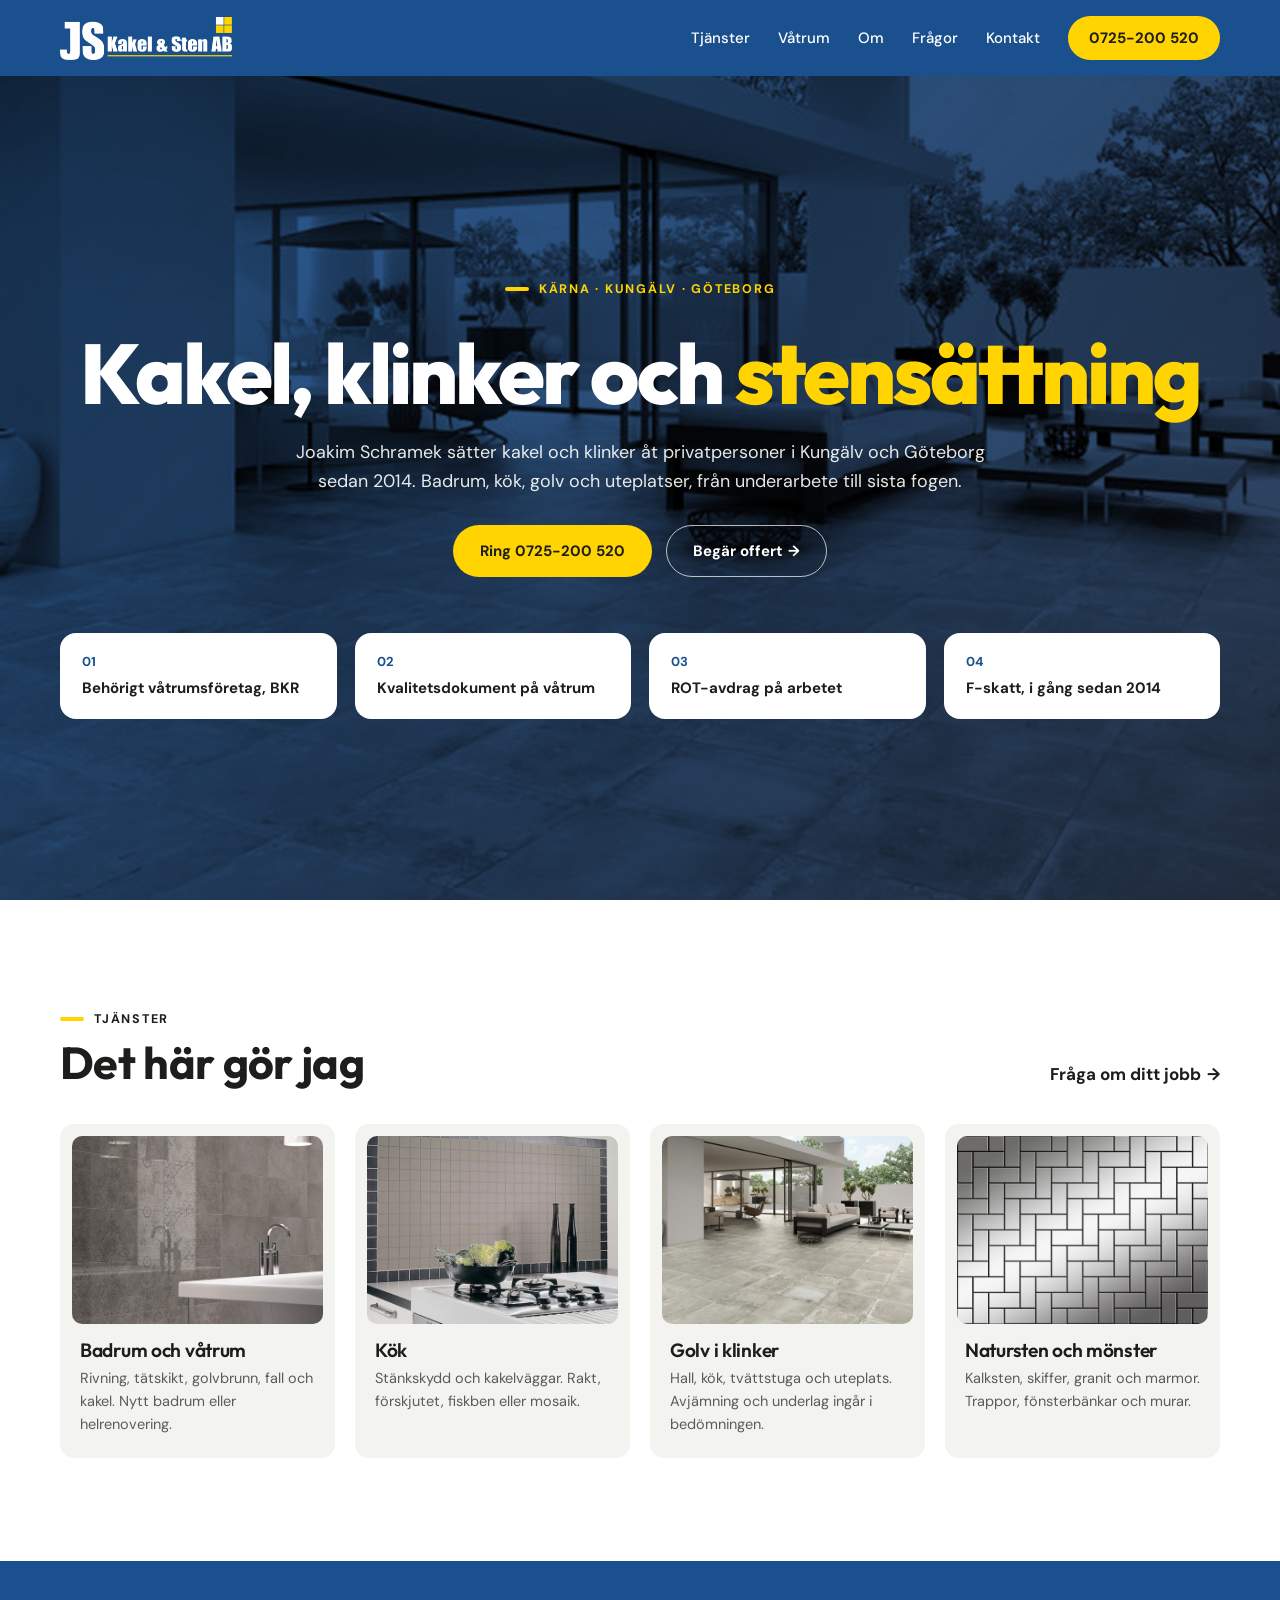
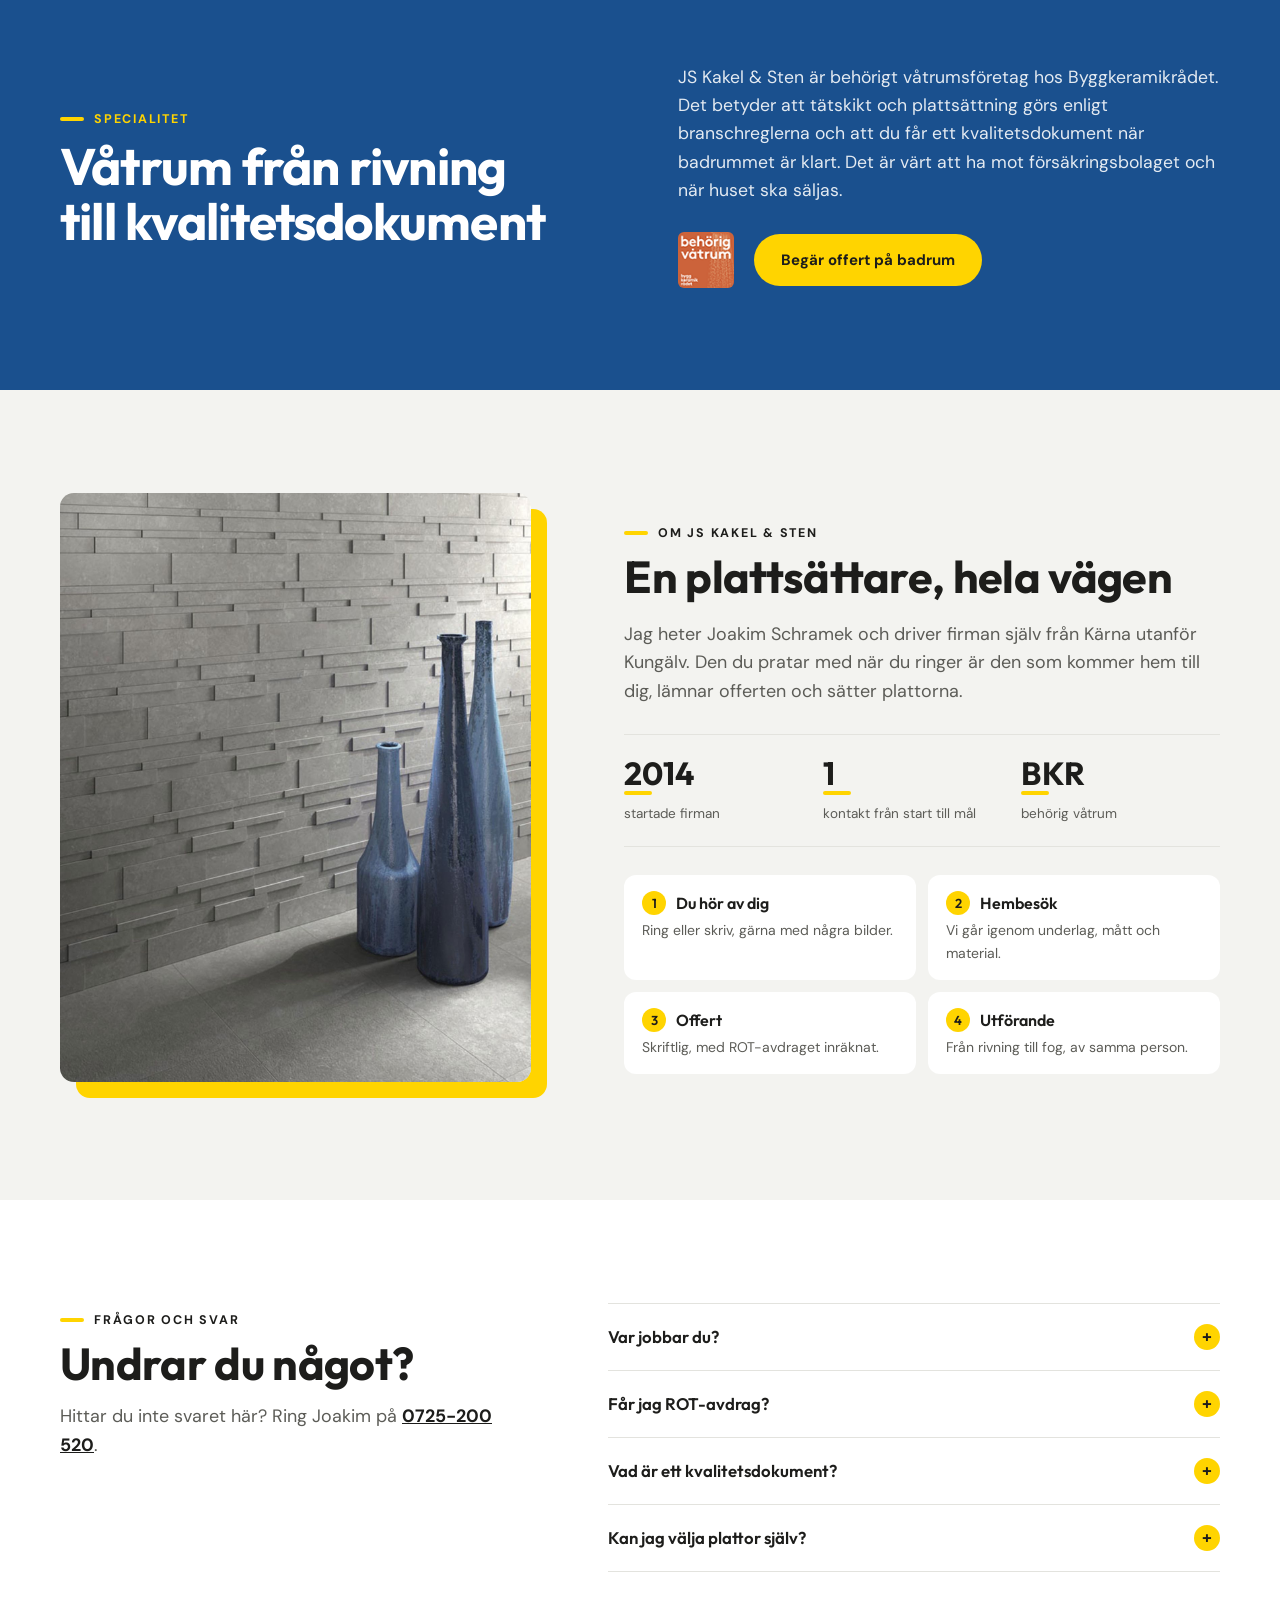
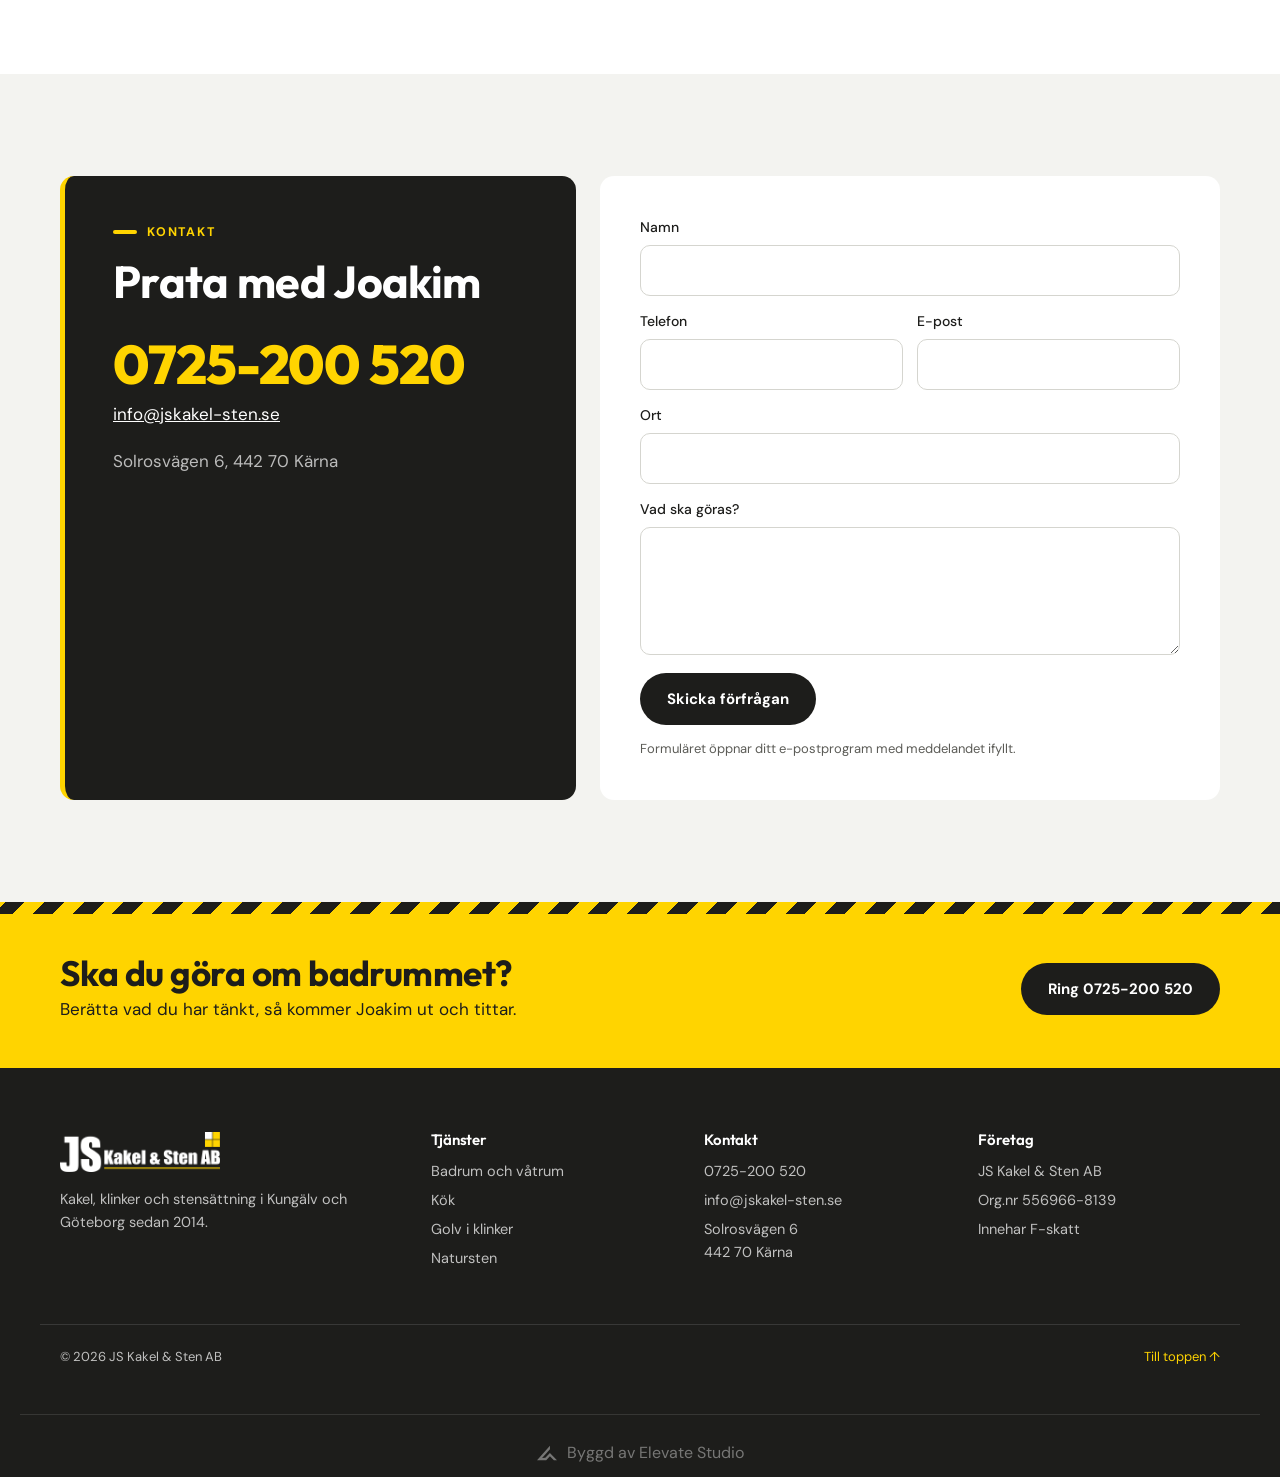
<file: index.html>
<!doctype html>
<html lang="sv">
<head>
  <meta charset="utf-8">
  <title>JS Kakel &amp; Sten AB</title>
  <meta http-equiv="refresh" content="0; url=docs/">
  <link rel="canonical" href="docs/">
  <script>location.replace('docs/' + location.hash);</script>
</head>
<body>
  <p><a href="docs/">Till JS Kakel &amp; Sten AB</a></p>
<!-- elevate-credit -->
<style>.elevate-credit{max-width:1240px;margin:24px auto 0;padding:20px 16px 0;border-top:1px solid rgba(128,128,128,.25);display:flex;justify-content:center;box-sizing:border-box}.elevate-credit a{display:inline-flex;align-items:center;gap:10px;padding:8px 0;font:inherit;font-size:15px;line-height:1;color:inherit;opacity:.55;text-decoration:none;transition:opacity .2s}.elevate-credit a:hover,.elevate-credit a:focus-visible{opacity:1}.elevate-credit svg{width:20px;height:20px;flex:none;display:block}@media(min-width:1024px){.elevate-credit a{font-size:16px}}</style>
<div class="elevate-credit"><a href="https://elevatestudio.nu" target="_blank" rel="noopener"><svg viewBox="0 0 1884.3 1353.9" aria-hidden="true"><path d="M0.0 1353.9 L1218.7 0.0 L1218.7 329.1 L479.7 1136.4 L786.7 1132.4 L1215.5 687.4 L1884.3 1349.9 L1590.1 1349.9 L1218.6 994.7 L865.4 1349.9Z" fill="currentColor"/></svg>Byggd av Elevate Studio</a></div>
</body>
</html>
</file>
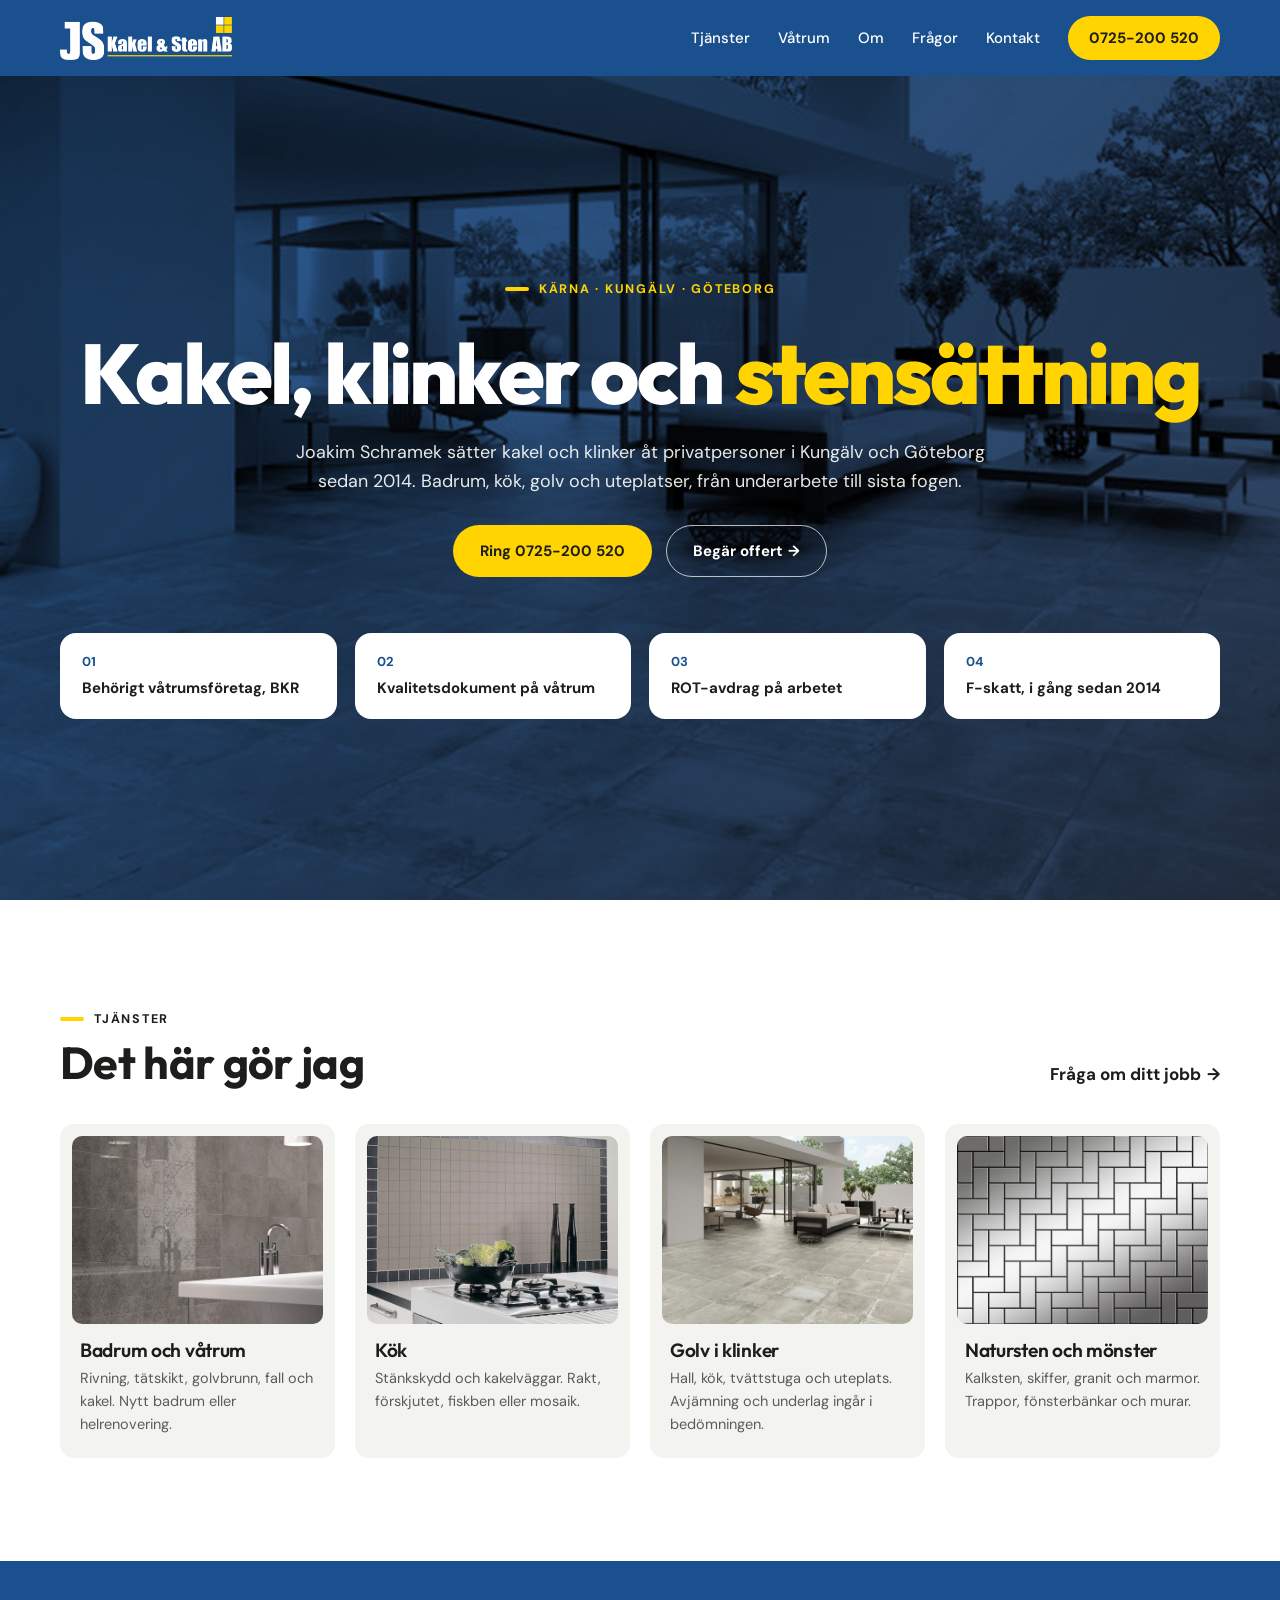
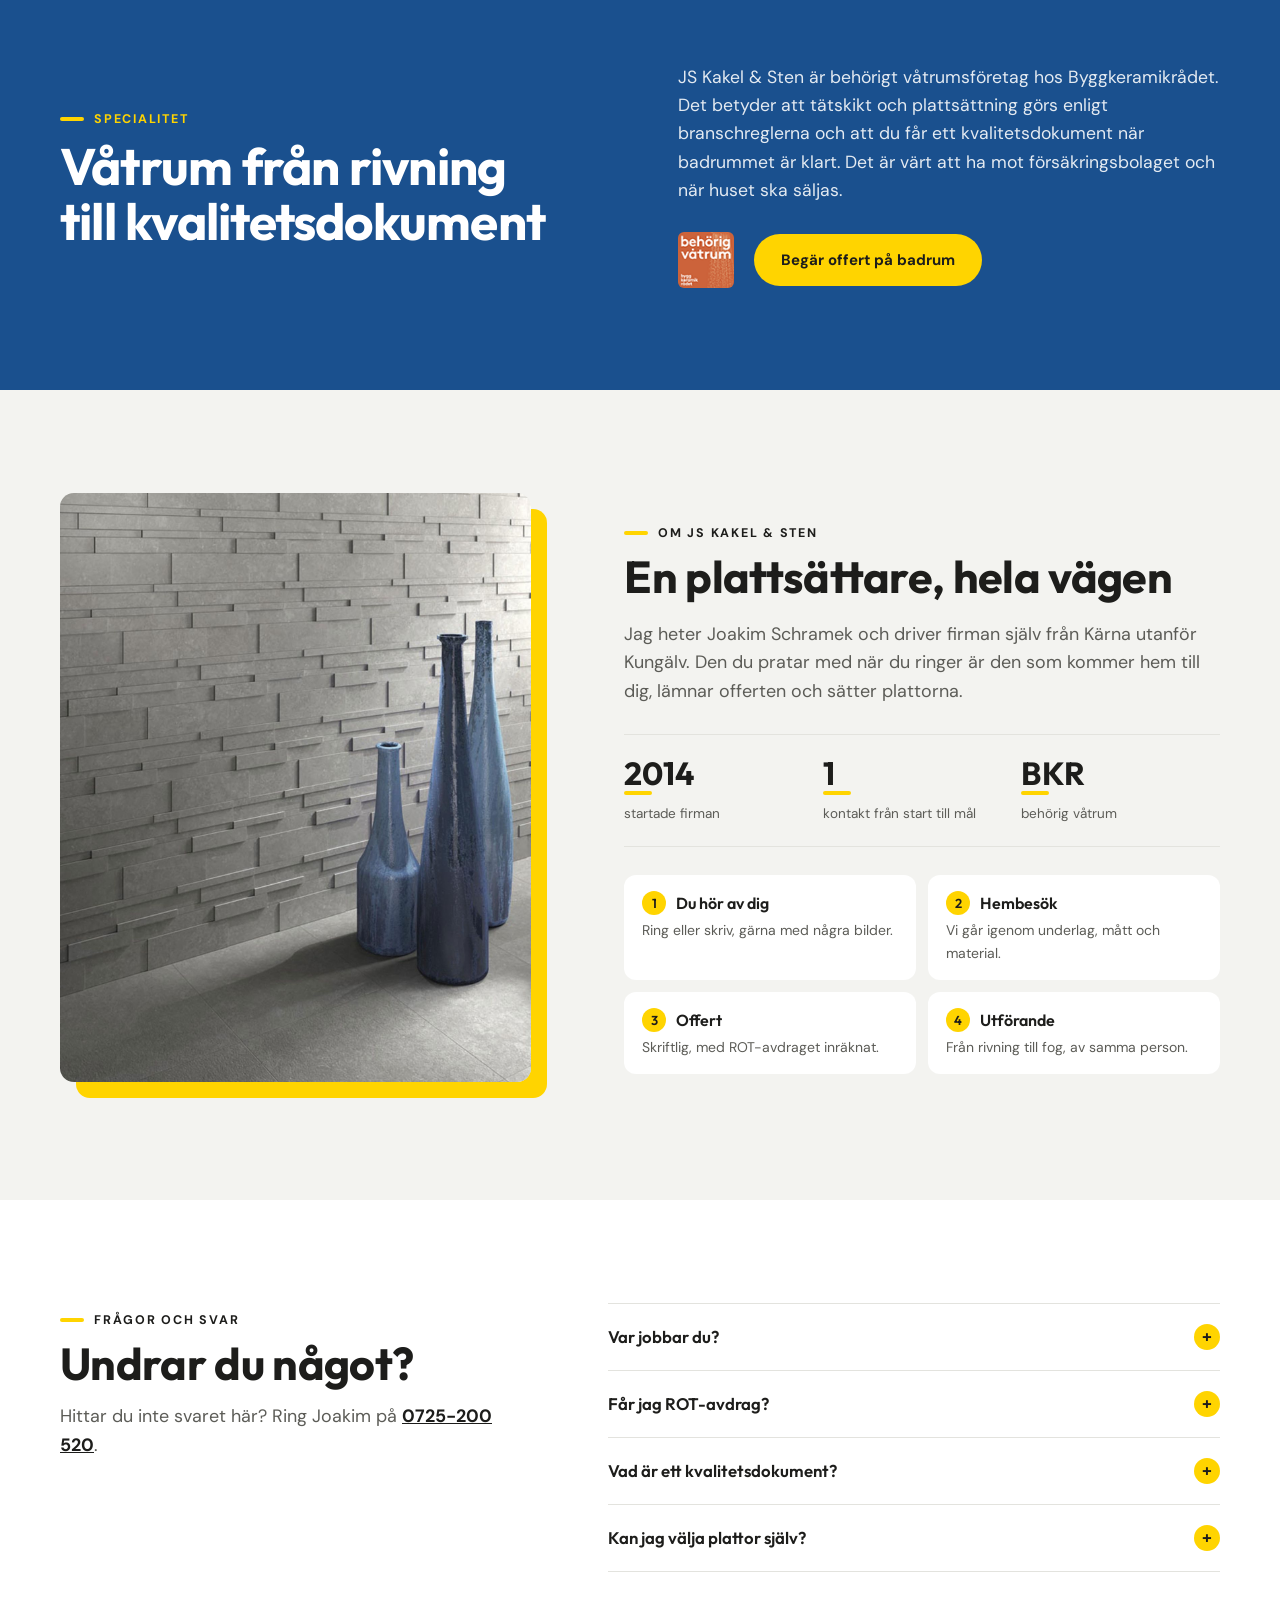
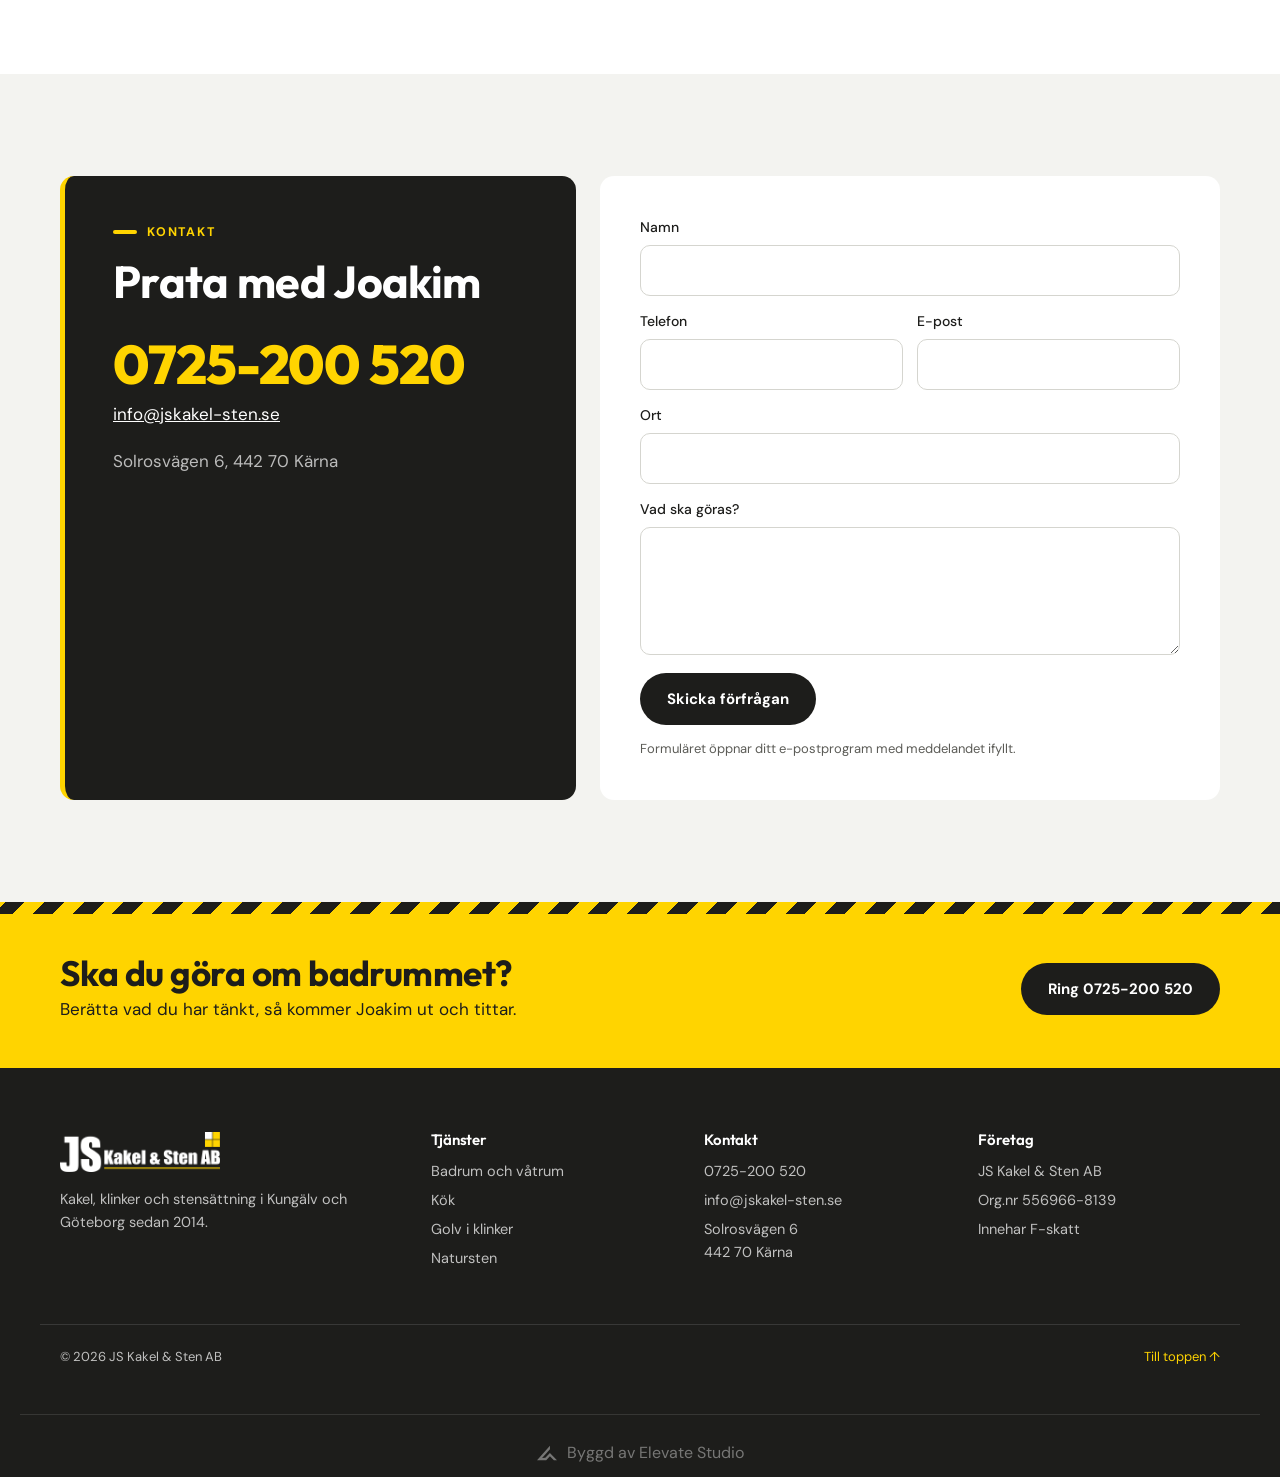
<file: docs/index.html>
<!doctype html>
<html lang="sv">
<head>
  <meta charset="utf-8">
  <meta name="viewport" content="width=device-width, initial-scale=1">
  <title>JS Kakel &amp; Sten AB – plattsättare i Kungälv och Göteborg</title>
  <meta name="description" content="Kakel, klinker och stensättning i Kungälv och Göteborg. Behörigt våtrumsföretag enligt BKR. Joakim Schramek, Kärna. Tel 0725-200 520.">
  <link rel="icon" href="img/favicon.svg" type="image/svg+xml">
  <link rel="preconnect" href="https://fonts.googleapis.com">
  <link rel="preconnect" href="https://fonts.gstatic.com" crossorigin>
  <link href="https://fonts.googleapis.com/css2?family=DM+Sans:opsz,wght@9..40,400;9..40,500;9..40,700&family=Outfit:wght@500;600;700;800&display=swap" rel="stylesheet">
  <link rel="stylesheet" href="styles.css">
</head>
<body>

<header class="nav" id="nav">
  <div class="in nav__in">
    <a href="#" class="nav__logo" aria-label="JS Kakel &amp; Sten AB, till startsidan">
      <img src="img/logo-vit.png" alt="JS Kakel &amp; Sten AB" width="684" height="171">
    </a>
    <nav class="nav__links" aria-label="Huvudmeny">
      <a href="#tjanster">Tjänster</a>
      <a href="#vatrum">Våtrum</a>
      <a href="#om">Om</a>
      <a href="#fragor">Frågor</a>
      <a href="#kontakt">Kontakt</a>
    </nav>
    <a class="btn btn-y nav__cta" href="tel:+46725200520">0725-200 520</a>
    <button class="nav__menu" type="button" aria-expanded="false" aria-controls="drop">Meny</button>
  </div>
  <div class="nav__drop" id="drop">
    <a href="#tjanster">Tjänster</a>
    <a href="#vatrum">Våtrum</a>
    <a href="#om">Om</a>
    <a href="#fragor">Frågor</a>
    <a href="#kontakt">Kontakt</a>
  </div>
</header>

<main>

  <section class="hero">
    <img class="hero__bg" src="img/terrass-klinker.jpg" alt="" width="1300" height="920">
    <div class="hero__shade"></div>
    <div class="in hero__in">
      <p class="kicker">Kärna · Kungälv · Göteborg</p>
      <h1>Kakel, klinker och <span class="hl">stensättning</span></h1>
      <p class="lead">Joakim Schramek sätter kakel och klinker åt privatpersoner i Kungälv och Göteborg sedan 2014. Badrum, kök, golv och uteplatser, från underarbete till sista fogen.</p>
      <div class="btns">
        <a class="btn btn-y" href="tel:+46725200520">Ring 0725-200 520</a>
        <a class="btn btn-ghost arrow" href="#kontakt">Begär offert</a>
      </div>
    </div>
    <div class="in">
      <ul class="trust">
        <li><i>01</i>Behörigt våtrumsföretag, BKR</li>
        <li><i>02</i>Kvalitetsdokument på våtrum</li>
        <li><i>03</i>ROT-avdrag på arbetet</li>
        <li><i>04</i>F-skatt, i gång sedan 2014</li>
      </ul>
    </div>
  </section>

  <section id="tjanster">
    <div class="in">
      <div class="head">
        <div>
          <p class="eyebrow">Tjänster</p>
          <h2>Det här gör jag</h2>
        </div>
        <a class="arrow" href="#kontakt">Fråga om ditt jobb</a>
      </div>
      <div class="tiles">
        <article class="tile">
          <img src="img/badrum-gra.jpg" alt="Badrum med grått storformatskakel" loading="lazy" width="1100" height="1467">
          <h3>Badrum och våtrum</h3>
          <p>Rivning, tätskikt, golvbrunn, fall och kakel. Nytt badrum eller helrenovering.</p>
        </article>
        <article class="tile">
          <img src="img/kok-kakel.jpg" alt="Kök med kvadratiskt kakel och mörk bård" loading="lazy" width="1100" height="1306">
          <h3>Kök</h3>
          <p>Stänkskydd och kakelväggar. Rakt, förskjutet, fiskben eller mosaik.</p>
        </article>
        <article class="tile">
          <img src="img/terrass-klinker.jpg" alt="Klinker som går från vardagsrum ut på uteplats" loading="lazy" width="1300" height="920">
          <h3>Golv i klinker</h3>
          <p>Hall, kök, tvättstuga och uteplats. Avjämning och underlag ingår i bedömningen.</p>
        </article>
        <article class="tile">
          <img src="img/fischgrat-metall.jpg" alt="Kakel lagt i korgmönster" loading="lazy" width="1200" height="900">
          <h3>Natursten och mönster</h3>
          <p>Kalksten, skiffer, granit och marmor. Trappor, fönsterbänkar och murar.</p>
        </article>
      </div>
    </div>
  </section>

  <section id="vatrum" class="band">
    <div class="in band__in">
      <div>
        <p class="kicker">Specialitet</p>
        <h2>Våtrum från rivning till kvalitets&shy;dokument</h2>
      </div>
      <div>
        <p class="band__text">JS Kakel &amp; Sten är behörigt våtrumsföretag hos Byggkeramikrådet. Det betyder att tätskikt och plattsättning görs enligt branschreglerna och att du får ett kvalitetsdokument när badrummet är klart. Det är värt att ha mot försäkringsbolaget och när huset ska säljas.</p>
        <div class="band__badge">
          <img src="img/behorig-vatrum.png" alt="Behörig våtrum, Byggkeramikrådet" width="64" height="64">
          <a class="btn btn-y" href="#kontakt">Begär offert på badrum</a>
        </div>
      </div>
    </div>
  </section>

  <section id="om" class="beige">
    <div class="in about">
      <figure class="about__img">
        <img src="img/vagg-relief.jpg" alt="Grå reliefkakel på vägg med blå glasvaser" loading="lazy" width="1400" height="1867">
      </figure>
      <div class="about__text">
        <p class="eyebrow">Om JS Kakel &amp; Sten</p>
        <h2>En plattsättare, hela vägen</h2>
        <p class="lead">Jag heter Joakim Schramek och driver firman själv från Kärna utanför Kungälv. Den du pratar med när du ringer är den som kommer hem till dig, lämnar offerten och sätter plattorna.</p>
        <dl class="facts">
          <div><dt>2014</dt><dd>startade firman</dd></div>
          <div><dt>1</dt><dd>kontakt från start till mål</dd></div>
          <div><dt>BKR</dt><dd>behörig våtrum</dd></div>
        </dl>
        <ol class="steps">
          <li><b>Du hör av dig</b>Ring eller skriv, gärna med några bilder.</li>
          <li><b>Hembesök</b>Vi går igenom underlag, mått och material.</li>
          <li><b>Offert</b>Skriftlig, med ROT-avdraget inräknat.</li>
          <li><b>Utförande</b>Från rivning till fog, av samma person.</li>
        </ol>
      </div>
    </div>
  </section>

  <section id="fragor">
    <div class="in faq">
      <div>
        <p class="eyebrow">Frågor och svar</p>
        <h2>Undrar du något?</h2>
        <p class="lead">Hittar du inte svaret här? Ring Joakim på <a href="tel:+46725200520">0725-200 520</a>.</p>
      </div>
      <div class="faq__list">
        <details>
          <summary>Var jobbar du?</summary>
          <p>I Kungälv och Göteborg med omnejd. Firman ligger i Kärna.</p>
        </details>
        <details>
          <summary>Får jag ROT-avdrag?</summary>
          <p>Ja, på arbetskostnaden när jobbet görs i ditt hem. Avdraget dras direkt på fakturan.</p>
        </details>
        <details>
          <summary>Vad är ett kvalitetsdokument?</summary>
          <p>Ett intyg från behörigt våtrumsföretag som visar att tätskikt och plattsättning är gjorda enligt Byggkeramikrådets branschregler. Spara det, försäkringsbolaget kan fråga efter det vid en vattenskada.</p>
        </details>
        <details>
          <summary>Kan jag välja plattor själv?</summary>
          <p>Ja. Ta gärna med dina val till hembesöket så går vi igenom vad som passar underlaget och rummet.</p>
        </details>
      </div>
    </div>
  </section>

  <section id="kontakt" class="beige">
    <div class="in contact">
      <div class="contact__card">
        <p class="kicker">Kontakt</p>
        <h2>Prata med Joakim</h2>
        <a class="contact__tel" href="tel:+46725200520">0725-200 520</a>
        <a href="mailto:info@jskakel-sten.se">info@jskakel-sten.se</a>
        <p class="contact__addr">Solrosvägen 6, 442 70 Kärna</p>
      </div>
      <form class="form" id="form" novalidate>
        <label>Namn<input name="namn" autocomplete="name" required></label>
        <div class="form__row">
          <label>Telefon<input name="telefon" type="tel" autocomplete="tel"></label>
          <label>E-post<input name="epost" type="email" autocomplete="email"></label>
        </div>
        <label>Ort<input name="ort" autocomplete="address-level2"></label>
        <label>Vad ska göras?<textarea name="meddelande" rows="4" required></textarea></label>
        <button class="btn btn-dark" type="submit">Skicka förfrågan</button>
        <p class="form__note">Formuläret öppnar ditt e-postprogram med meddelandet ifyllt.</p>
      </form>
    </div>
  </section>

  <section class="fcta">
    <div class="in fcta__in">
      <div>
        <h2>Ska du göra om badrummet?</h2>
        <p>Berätta vad du har tänkt, så kommer Joakim ut och tittar.</p>
      </div>
      <a class="btn btn-dark" href="tel:+46725200520">Ring 0725-200 520</a>
    </div>
  </section>

</main>

<footer class="foot">
  <div class="in foot__grid">
    <div>
      <img class="foot__logo" src="img/logo-vit.png" alt="JS Kakel &amp; Sten AB" width="684" height="171" loading="lazy">
      <p>Kakel, klinker och stensättning i Kungälv och Göteborg sedan 2014.</p>
    </div>
    <div>
      <h3>Tjänster</h3>
      <a href="#tjanster">Badrum och våtrum</a>
      <a href="#tjanster">Kök</a>
      <a href="#tjanster">Golv i klinker</a>
      <a href="#tjanster">Natursten</a>
    </div>
    <div>
      <h3>Kontakt</h3>
      <a href="tel:+46725200520">0725-200 520</a>
      <a href="mailto:info@jskakel-sten.se">info@jskakel-sten.se</a>
      <p>Solrosvägen 6<br>442 70 Kärna</p>
    </div>
    <div>
      <h3>Företag</h3>
      <p>JS Kakel &amp; Sten AB</p>
      <p>Org.nr 556966-8139</p>
      <p>Innehar F-skatt</p>
    </div>
  </div>
  <div class="in foot__bottom">
    <p>© 2026 JS Kakel &amp; Sten AB</p>
    <a href="#">Till toppen ↑</a>
  </div>
<!-- elevate-credit -->
<style>.elevate-credit{max-width:1240px;margin:24px auto 0;padding:20px 16px 0;border-top:1px solid rgba(128,128,128,.25);display:flex;justify-content:center;box-sizing:border-box}.elevate-credit a{display:inline-flex;align-items:center;gap:10px;padding:8px 0;font:inherit;font-size:15px;line-height:1;color:inherit;opacity:.55;text-decoration:none;transition:opacity .2s}.elevate-credit a:hover,.elevate-credit a:focus-visible{opacity:1}.elevate-credit svg{width:20px;height:20px;flex:none;display:block}@media(min-width:1024px){.elevate-credit a{font-size:16px}}</style>
<div class="elevate-credit"><a href="https://elevatestudio.nu" target="_blank" rel="noopener"><svg viewBox="0 0 1884.3 1353.9" aria-hidden="true"><path d="M0.0 1353.9 L1218.7 0.0 L1218.7 329.1 L479.7 1136.4 L786.7 1132.4 L1215.5 687.4 L1884.3 1349.9 L1590.1 1349.9 L1218.6 994.7 L865.4 1349.9Z" fill="currentColor"/></svg>Byggd av Elevate Studio</a></div>
</footer>

<script>
  var nav = document.getElementById('nav');
  var menu = nav.querySelector('.nav__menu');
  menu.addEventListener('click', function () {
    var open = nav.classList.toggle('open');
    menu.setAttribute('aria-expanded', open);
  });
  nav.querySelectorAll('.nav__drop a').forEach(function (a) {
    a.addEventListener('click', function () {
      nav.classList.remove('open');
      menu.setAttribute('aria-expanded', 'false');
    });
  });

  document.getElementById('form').addEventListener('submit', function (e) {
    e.preventDefault();
    var f = e.target;
    if (!f.namn.value.trim() || !f.meddelande.value.trim()) {
      f.reportValidity();
      return;
    }
    var body = f.meddelande.value + '\n\n' +
      'Namn: ' + f.namn.value + '\n' +
      'Telefon: ' + f.telefon.value + '\n' +
      'E-post: ' + f.epost.value + '\n' +
      'Ort: ' + f.ort.value;
    location.href = 'mailto:info@jskakel-sten.se' +
      '?subject=' + encodeURIComponent('Förfrågan från ' + f.namn.value) +
      '&body=' + encodeURIComponent(body);
  });
</script>
</body>
</html>
</file>
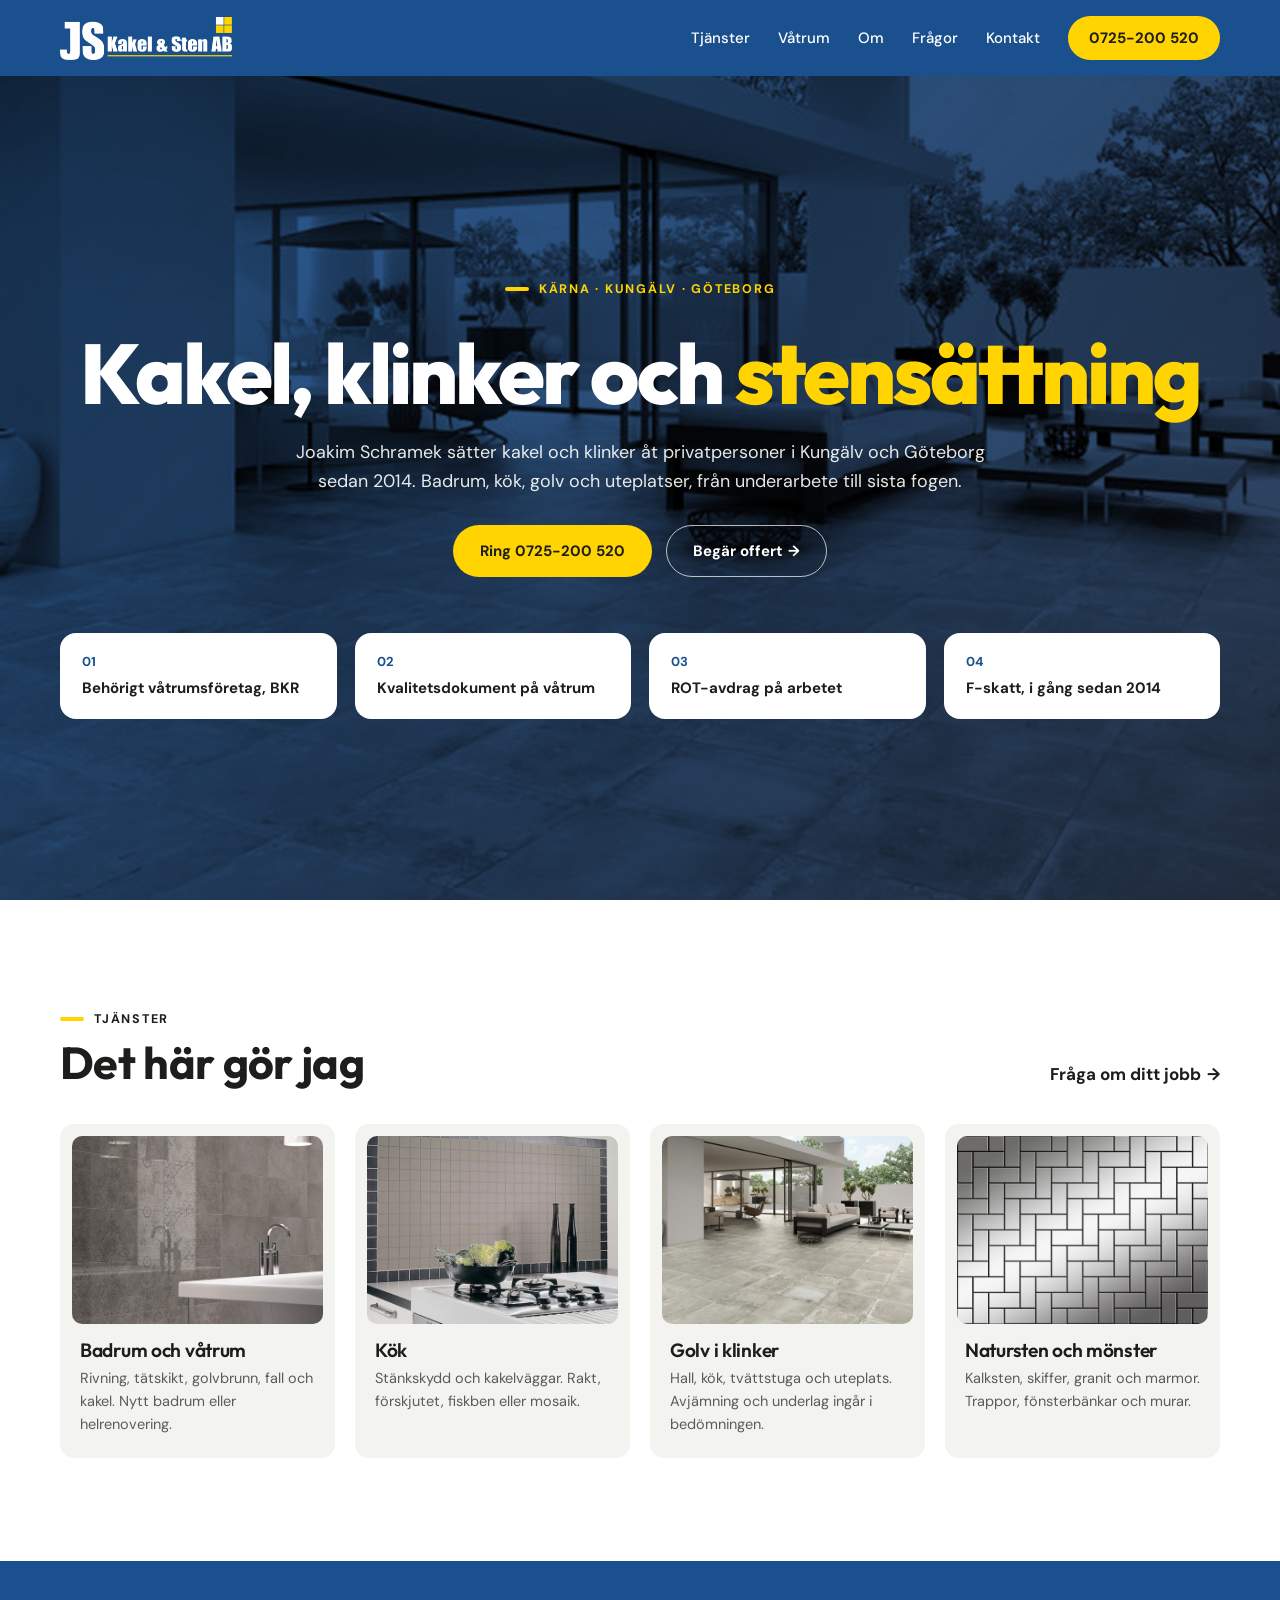
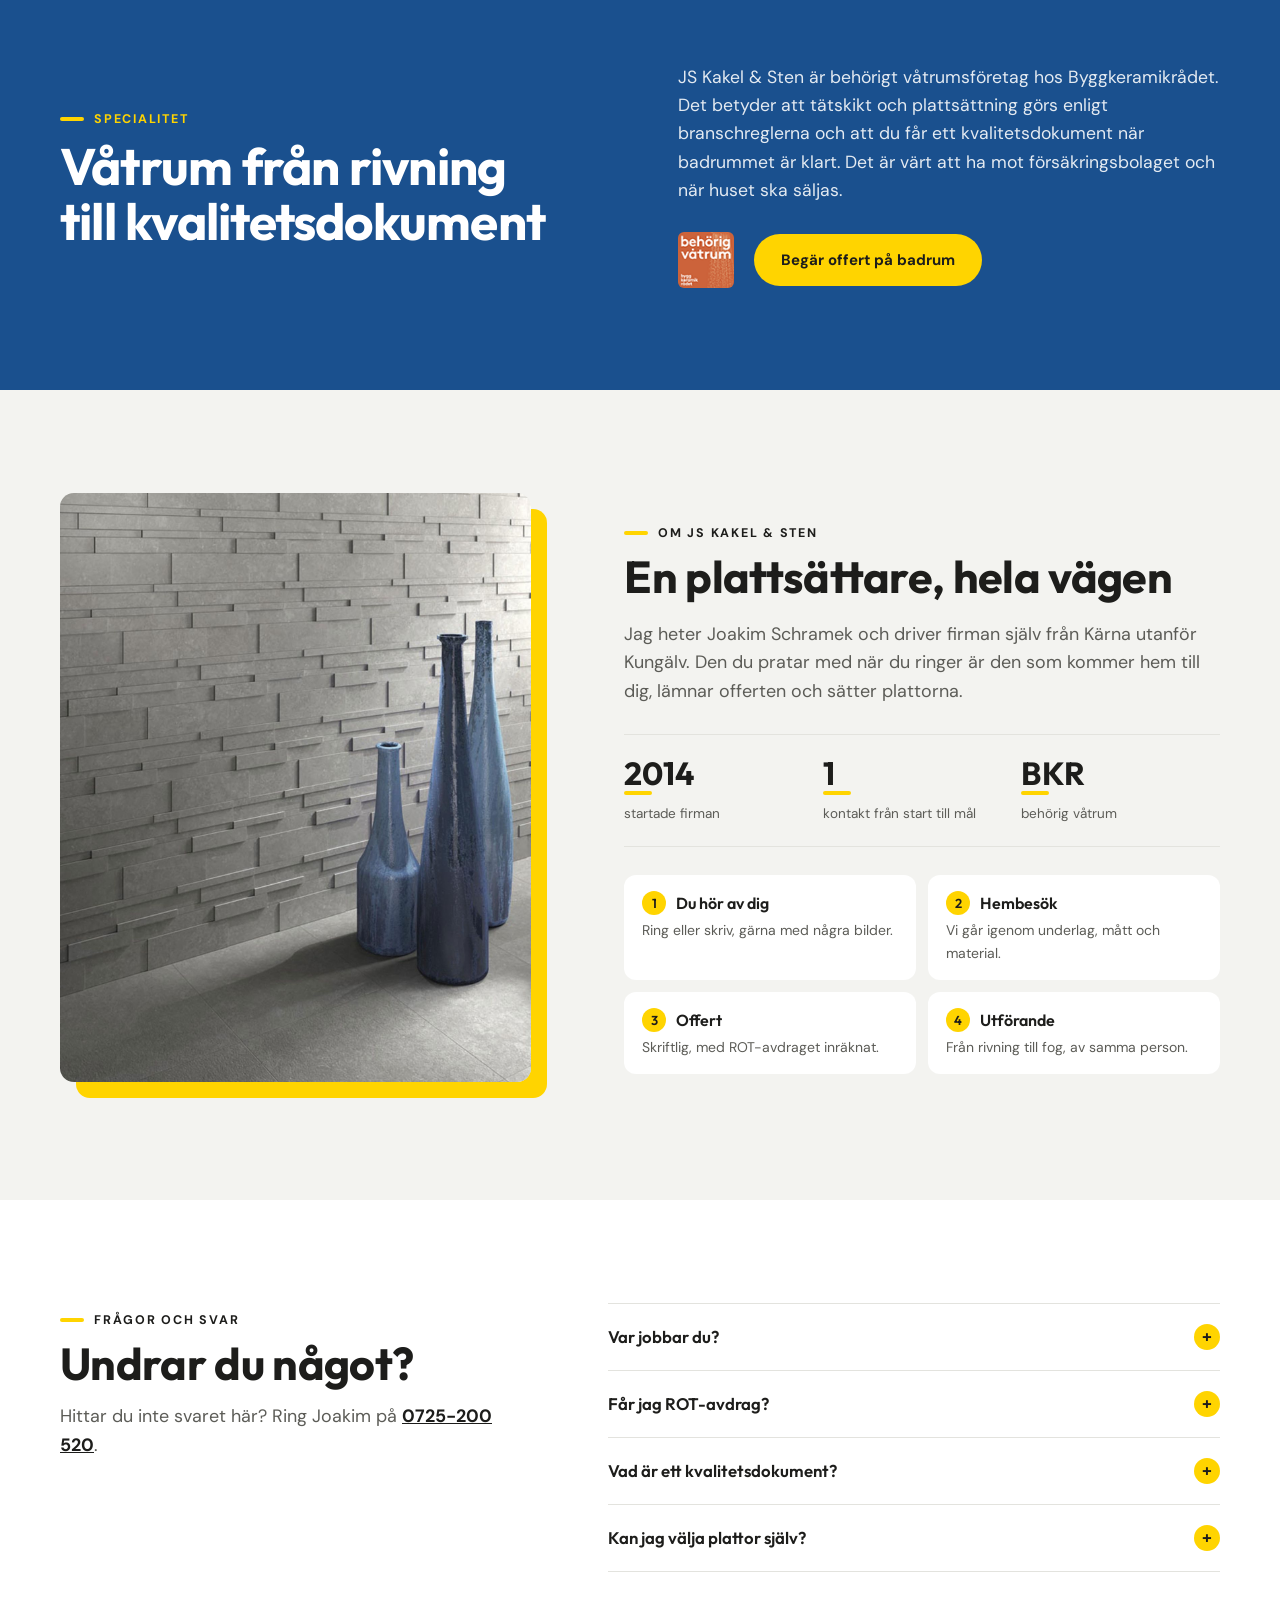
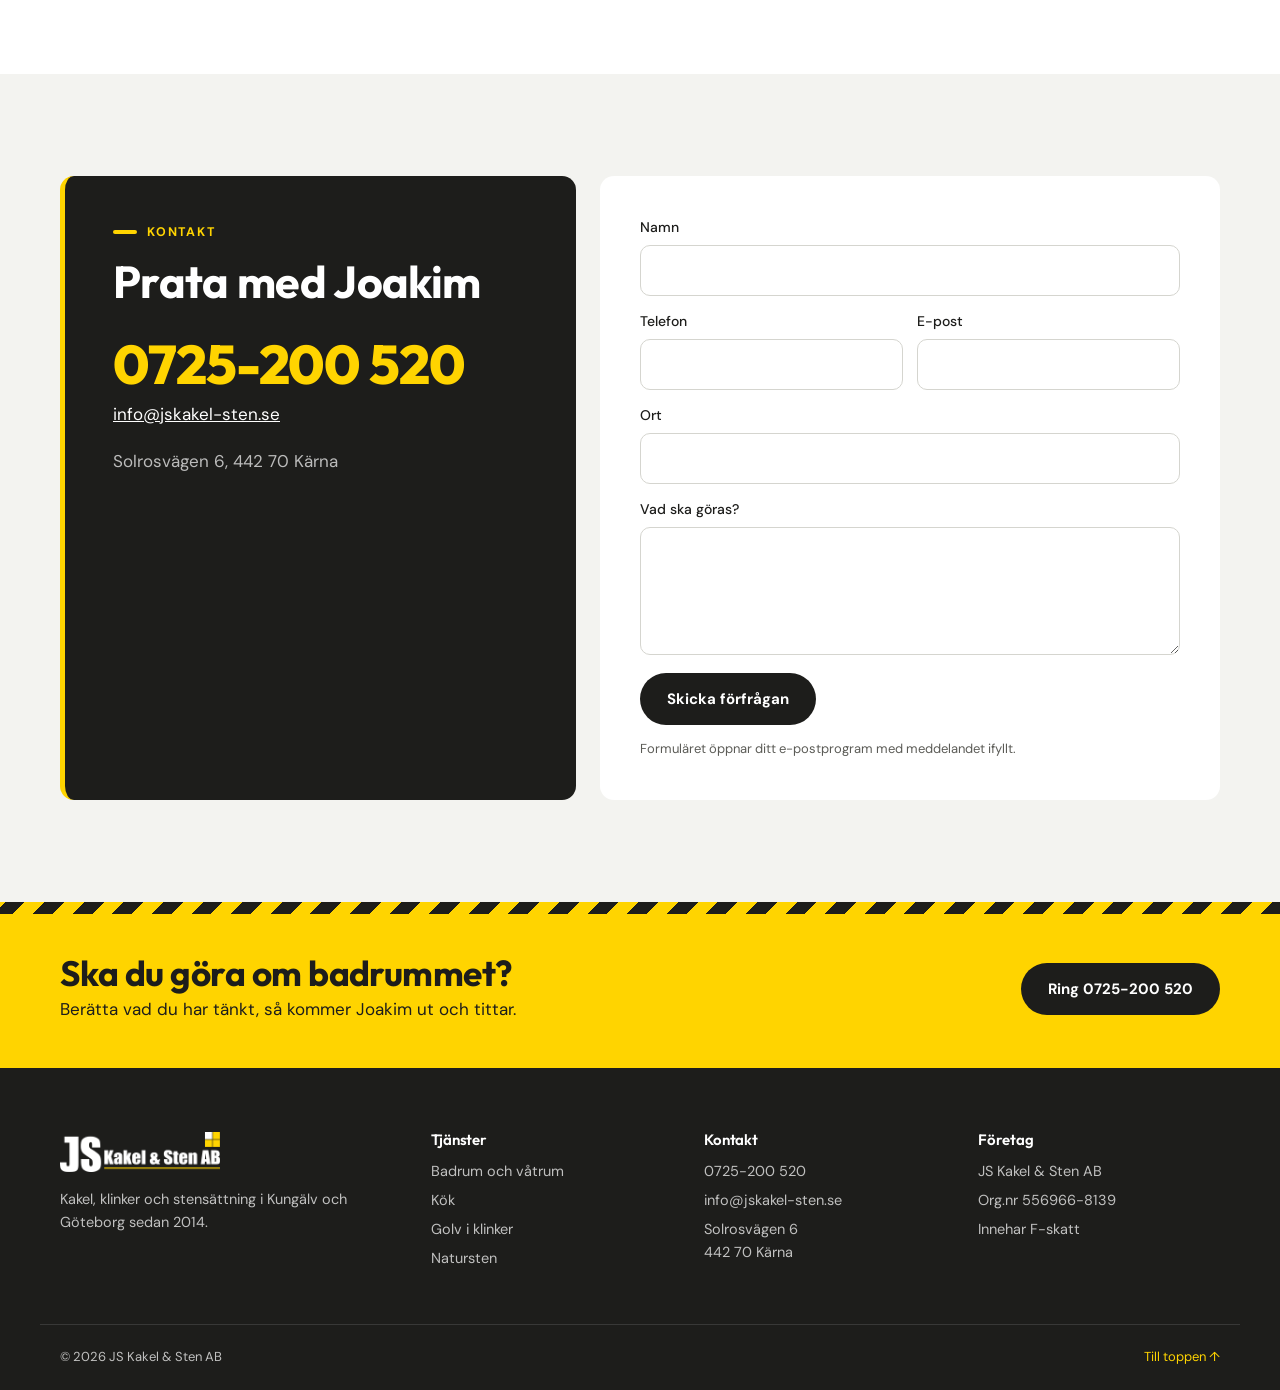
<file: site/index.html>
<!doctype html>
<html lang="sv">
<head>
  <meta charset="utf-8">
  <meta name="viewport" content="width=device-width, initial-scale=1">
  <title>JS Kakel &amp; Sten AB – plattsättare i Kungälv och Göteborg</title>
  <meta name="description" content="Kakel, klinker och stensättning i Kungälv och Göteborg. Behörigt våtrumsföretag enligt BKR. Joakim Schramek, Kärna. Tel 0725-200 520.">
  <link rel="icon" href="img/favicon.svg" type="image/svg+xml">
  <link rel="preconnect" href="https://fonts.googleapis.com">
  <link rel="preconnect" href="https://fonts.gstatic.com" crossorigin>
  <link href="https://fonts.googleapis.com/css2?family=DM+Sans:opsz,wght@9..40,400;9..40,500;9..40,700&family=Outfit:wght@500;600;700;800&display=swap" rel="stylesheet">
  <link rel="stylesheet" href="styles.css">
</head>
<body>

<header class="nav" id="nav">
  <div class="in nav__in">
    <a href="#" class="nav__logo" aria-label="JS Kakel &amp; Sten AB, till startsidan">
      <img src="img/logo-vit.png" alt="JS Kakel &amp; Sten AB" width="684" height="171">
    </a>
    <nav class="nav__links" aria-label="Huvudmeny">
      <a href="#tjanster">Tjänster</a>
      <a href="#vatrum">Våtrum</a>
      <a href="#om">Om</a>
      <a href="#fragor">Frågor</a>
      <a href="#kontakt">Kontakt</a>
    </nav>
    <a class="btn btn-y nav__cta" href="tel:+46725200520">0725-200 520</a>
    <button class="nav__menu" type="button" aria-expanded="false" aria-controls="drop">Meny</button>
  </div>
  <div class="nav__drop" id="drop">
    <a href="#tjanster">Tjänster</a>
    <a href="#vatrum">Våtrum</a>
    <a href="#om">Om</a>
    <a href="#fragor">Frågor</a>
    <a href="#kontakt">Kontakt</a>
  </div>
</header>

<main>

  <section class="hero">
    <img class="hero__bg" src="img/terrass-klinker.jpg" alt="" width="1300" height="920">
    <div class="hero__shade"></div>
    <div class="in hero__in">
      <p class="kicker">Kärna · Kungälv · Göteborg</p>
      <h1>Kakel, klinker och <span class="hl">stensättning</span></h1>
      <p class="lead">Joakim Schramek sätter kakel och klinker åt privatpersoner i Kungälv och Göteborg sedan 2014. Badrum, kök, golv och uteplatser, från underarbete till sista fogen.</p>
      <div class="btns">
        <a class="btn btn-y" href="tel:+46725200520">Ring 0725-200 520</a>
        <a class="btn btn-ghost arrow" href="#kontakt">Begär offert</a>
      </div>
    </div>
    <div class="in">
      <ul class="trust">
        <li><i>01</i>Behörigt våtrumsföretag, BKR</li>
        <li><i>02</i>Kvalitetsdokument på våtrum</li>
        <li><i>03</i>ROT-avdrag på arbetet</li>
        <li><i>04</i>F-skatt, i gång sedan 2014</li>
      </ul>
    </div>
  </section>

  <section id="tjanster">
    <div class="in">
      <div class="head">
        <div>
          <p class="eyebrow">Tjänster</p>
          <h2>Det här gör jag</h2>
        </div>
        <a class="arrow" href="#kontakt">Fråga om ditt jobb</a>
      </div>
      <div class="tiles">
        <article class="tile">
          <img src="img/badrum-gra.jpg" alt="Badrum med grått storformatskakel" loading="lazy" width="1100" height="1467">
          <h3>Badrum och våtrum</h3>
          <p>Rivning, tätskikt, golvbrunn, fall och kakel. Nytt badrum eller helrenovering.</p>
        </article>
        <article class="tile">
          <img src="img/kok-kakel.jpg" alt="Kök med kvadratiskt kakel och mörk bård" loading="lazy" width="1100" height="1306">
          <h3>Kök</h3>
          <p>Stänkskydd och kakelväggar. Rakt, förskjutet, fiskben eller mosaik.</p>
        </article>
        <article class="tile">
          <img src="img/terrass-klinker.jpg" alt="Klinker som går från vardagsrum ut på uteplats" loading="lazy" width="1300" height="920">
          <h3>Golv i klinker</h3>
          <p>Hall, kök, tvättstuga och uteplats. Avjämning och underlag ingår i bedömningen.</p>
        </article>
        <article class="tile">
          <img src="img/fischgrat-metall.jpg" alt="Kakel lagt i korgmönster" loading="lazy" width="1200" height="900">
          <h3>Natursten och mönster</h3>
          <p>Kalksten, skiffer, granit och marmor. Trappor, fönsterbänkar och murar.</p>
        </article>
      </div>
    </div>
  </section>

  <section id="vatrum" class="band">
    <div class="in band__in">
      <div>
        <p class="kicker">Specialitet</p>
        <h2>Våtrum från rivning till kvalitets&shy;dokument</h2>
      </div>
      <div>
        <p class="band__text">JS Kakel &amp; Sten är behörigt våtrumsföretag hos Byggkeramikrådet. Det betyder att tätskikt och plattsättning görs enligt branschreglerna och att du får ett kvalitetsdokument när badrummet är klart. Det är värt att ha mot försäkringsbolaget och när huset ska säljas.</p>
        <div class="band__badge">
          <img src="img/behorig-vatrum.png" alt="Behörig våtrum, Byggkeramikrådet" width="64" height="64">
          <a class="btn btn-y" href="#kontakt">Begär offert på badrum</a>
        </div>
      </div>
    </div>
  </section>

  <section id="om" class="beige">
    <div class="in about">
      <figure class="about__img">
        <img src="img/vagg-relief.jpg" alt="Grå reliefkakel på vägg med blå glasvaser" loading="lazy" width="1400" height="1867">
      </figure>
      <div class="about__text">
        <p class="eyebrow">Om JS Kakel &amp; Sten</p>
        <h2>En plattsättare, hela vägen</h2>
        <p class="lead">Jag heter Joakim Schramek och driver firman själv från Kärna utanför Kungälv. Den du pratar med när du ringer är den som kommer hem till dig, lämnar offerten och sätter plattorna.</p>
        <dl class="facts">
          <div><dt>2014</dt><dd>startade firman</dd></div>
          <div><dt>1</dt><dd>kontakt från start till mål</dd></div>
          <div><dt>BKR</dt><dd>behörig våtrum</dd></div>
        </dl>
        <ol class="steps">
          <li><b>Du hör av dig</b>Ring eller skriv, gärna med några bilder.</li>
          <li><b>Hembesök</b>Vi går igenom underlag, mått och material.</li>
          <li><b>Offert</b>Skriftlig, med ROT-avdraget inräknat.</li>
          <li><b>Utförande</b>Från rivning till fog, av samma person.</li>
        </ol>
      </div>
    </div>
  </section>

  <section id="fragor">
    <div class="in faq">
      <div>
        <p class="eyebrow">Frågor och svar</p>
        <h2>Undrar du något?</h2>
        <p class="lead">Hittar du inte svaret här? Ring Joakim på <a href="tel:+46725200520">0725-200 520</a>.</p>
      </div>
      <div class="faq__list">
        <details>
          <summary>Var jobbar du?</summary>
          <p>I Kungälv och Göteborg med omnejd. Firman ligger i Kärna.</p>
        </details>
        <details>
          <summary>Får jag ROT-avdrag?</summary>
          <p>Ja, på arbetskostnaden när jobbet görs i ditt hem. Avdraget dras direkt på fakturan.</p>
        </details>
        <details>
          <summary>Vad är ett kvalitetsdokument?</summary>
          <p>Ett intyg från behörigt våtrumsföretag som visar att tätskikt och plattsättning är gjorda enligt Byggkeramikrådets branschregler. Spara det, försäkringsbolaget kan fråga efter det vid en vattenskada.</p>
        </details>
        <details>
          <summary>Kan jag välja plattor själv?</summary>
          <p>Ja. Ta gärna med dina val till hembesöket så går vi igenom vad som passar underlaget och rummet.</p>
        </details>
      </div>
    </div>
  </section>

  <section id="kontakt" class="beige">
    <div class="in contact">
      <div class="contact__card">
        <p class="kicker">Kontakt</p>
        <h2>Prata med Joakim</h2>
        <a class="contact__tel" href="tel:+46725200520">0725-200 520</a>
        <a href="mailto:info@jskakel-sten.se">info@jskakel-sten.se</a>
        <p class="contact__addr">Solrosvägen 6, 442 70 Kärna</p>
      </div>
      <form class="form" id="form" novalidate>
        <label>Namn<input name="namn" autocomplete="name" required></label>
        <div class="form__row">
          <label>Telefon<input name="telefon" type="tel" autocomplete="tel"></label>
          <label>E-post<input name="epost" type="email" autocomplete="email"></label>
        </div>
        <label>Ort<input name="ort" autocomplete="address-level2"></label>
        <label>Vad ska göras?<textarea name="meddelande" rows="4" required></textarea></label>
        <button class="btn btn-dark" type="submit">Skicka förfrågan</button>
        <p class="form__note">Formuläret öppnar ditt e-postprogram med meddelandet ifyllt.</p>
      </form>
    </div>
  </section>

  <section class="fcta">
    <div class="in fcta__in">
      <div>
        <h2>Ska du göra om badrummet?</h2>
        <p>Berätta vad du har tänkt, så kommer Joakim ut och tittar.</p>
      </div>
      <a class="btn btn-dark" href="tel:+46725200520">Ring 0725-200 520</a>
    </div>
  </section>

</main>

<footer class="foot">
  <div class="in foot__grid">
    <div>
      <img class="foot__logo" src="img/logo-vit.png" alt="JS Kakel &amp; Sten AB" width="684" height="171" loading="lazy">
      <p>Kakel, klinker och stensättning i Kungälv och Göteborg sedan 2014.</p>
    </div>
    <div>
      <h3>Tjänster</h3>
      <a href="#tjanster">Badrum och våtrum</a>
      <a href="#tjanster">Kök</a>
      <a href="#tjanster">Golv i klinker</a>
      <a href="#tjanster">Natursten</a>
    </div>
    <div>
      <h3>Kontakt</h3>
      <a href="tel:+46725200520">0725-200 520</a>
      <a href="mailto:info@jskakel-sten.se">info@jskakel-sten.se</a>
      <p>Solrosvägen 6<br>442 70 Kärna</p>
    </div>
    <div>
      <h3>Företag</h3>
      <p>JS Kakel &amp; Sten AB</p>
      <p>Org.nr 556966-8139</p>
      <p>Innehar F-skatt</p>
    </div>
  </div>
  <div class="in foot__bottom">
    <p>© 2026 JS Kakel &amp; Sten AB</p>
    <a href="#">Till toppen ↑</a>
  </div>
</footer>

<script>
  var nav = document.getElementById('nav');
  var menu = nav.querySelector('.nav__menu');
  menu.addEventListener('click', function () {
    var open = nav.classList.toggle('open');
    menu.setAttribute('aria-expanded', open);
  });
  nav.querySelectorAll('.nav__drop a').forEach(function (a) {
    a.addEventListener('click', function () {
      nav.classList.remove('open');
      menu.setAttribute('aria-expanded', 'false');
    });
  });

  document.getElementById('form').addEventListener('submit', function (e) {
    e.preventDefault();
    var f = e.target;
    if (!f.namn.value.trim() || !f.meddelande.value.trim()) {
      f.reportValidity();
      return;
    }
    var body = f.meddelande.value + '\n\n' +
      'Namn: ' + f.namn.value + '\n' +
      'Telefon: ' + f.telefon.value + '\n' +
      'E-post: ' + f.epost.value + '\n' +
      'Ort: ' + f.ort.value;
    location.href = 'mailto:info@jskakel-sten.se' +
      '?subject=' + encodeURIComponent('Förfrågan från ' + f.namn.value) +
      '&body=' + encodeURIComponent(body);
  });
</script>
</body>
</html>
</file>
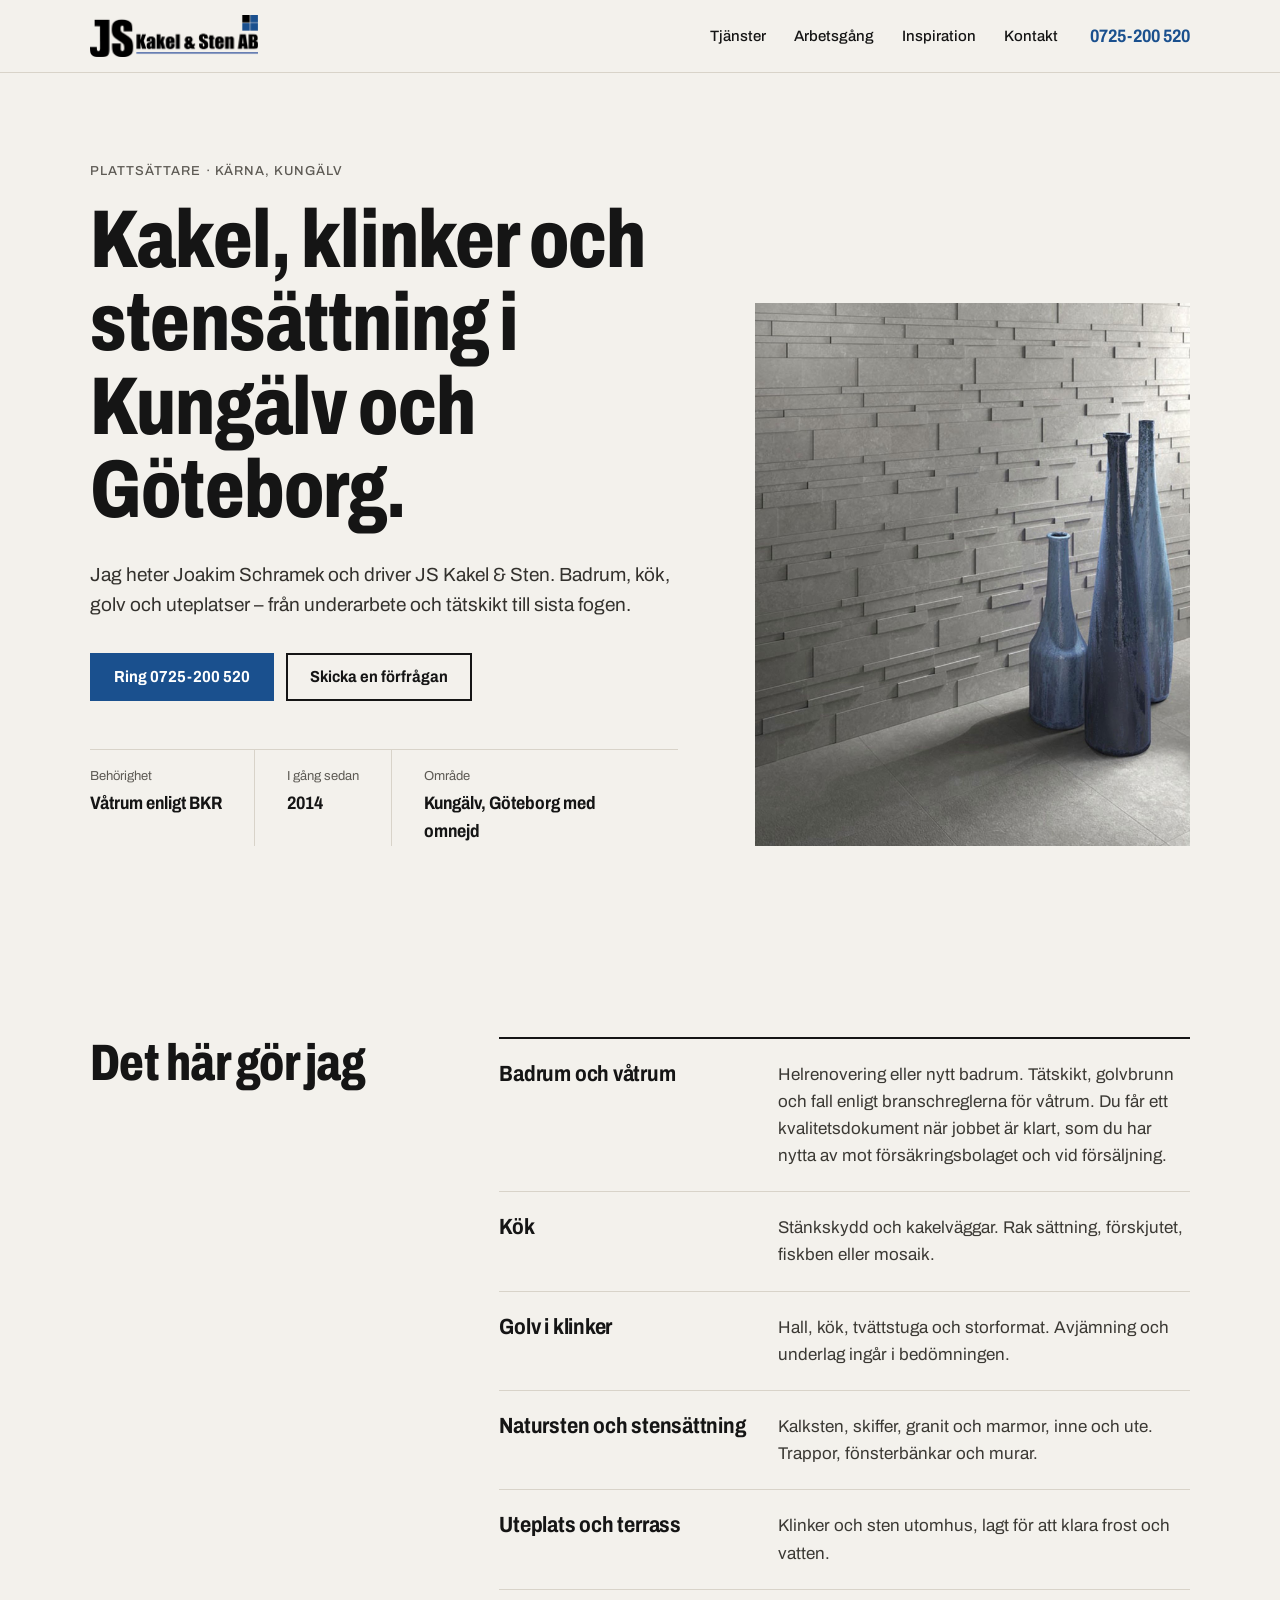
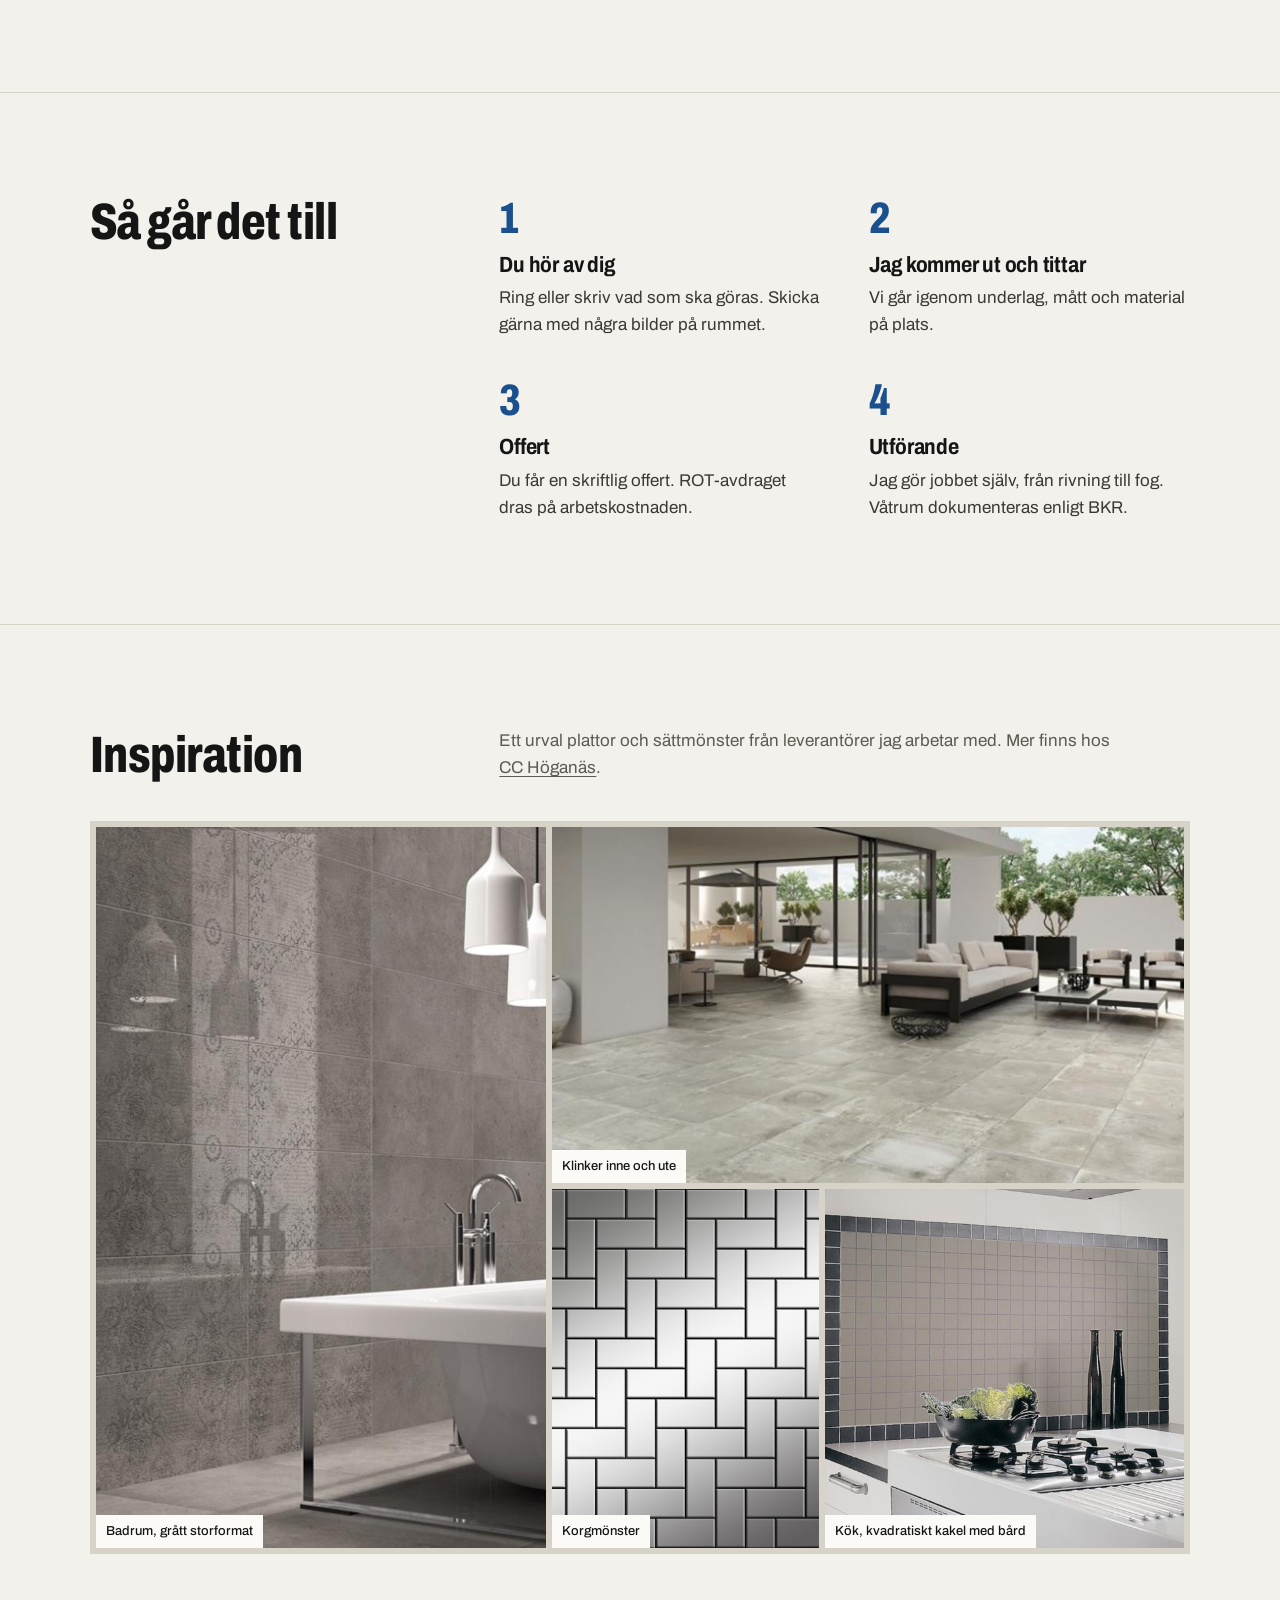
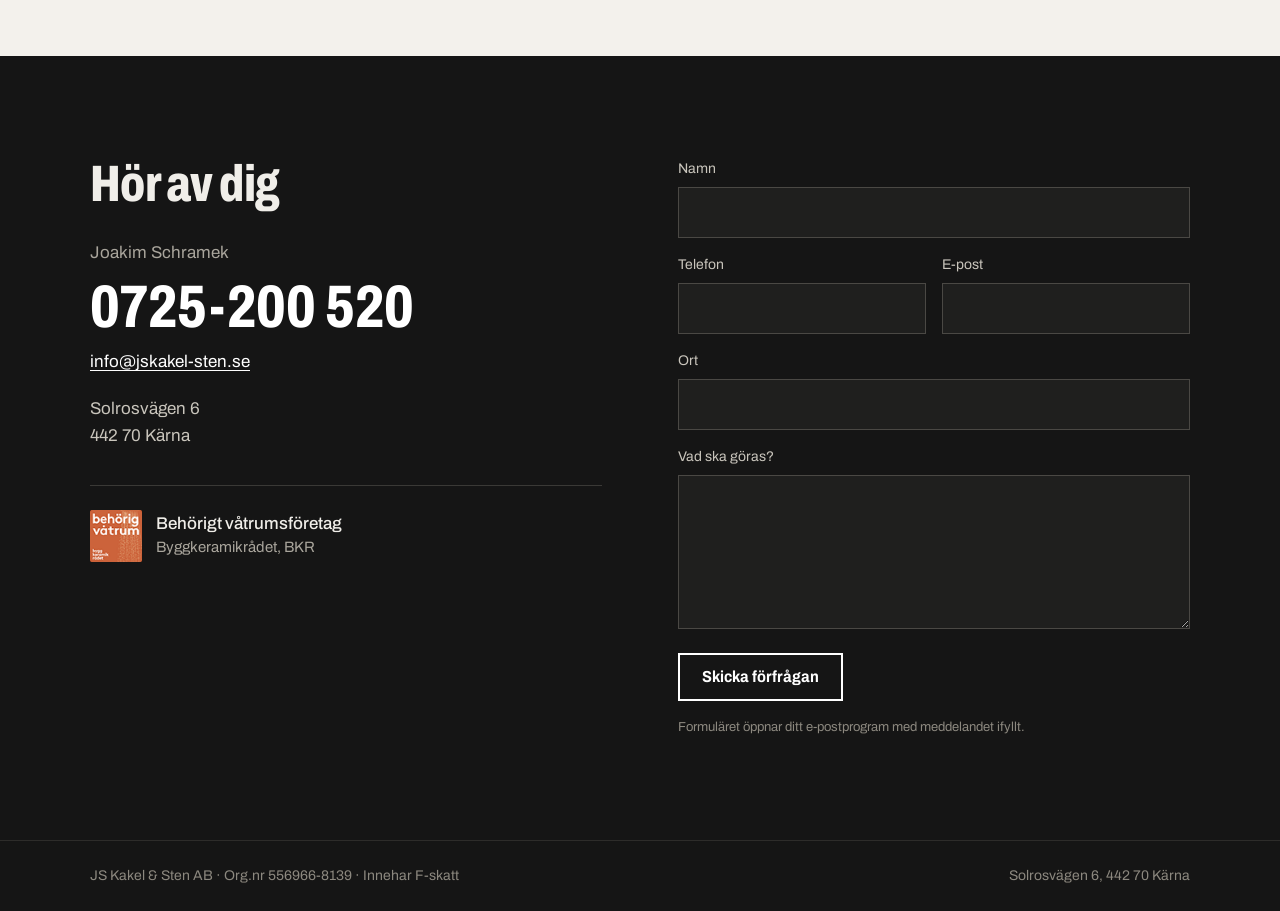
<file: design/v1-ren/index.html>
<!doctype html>
<html lang="sv">
<head>
  <meta charset="utf-8">
  <meta name="viewport" content="width=device-width, initial-scale=1">
  <title>JS Kakel &amp; Sten AB – plattsättare i Kungälv och Göteborg</title>
  <meta name="description" content="Kakel, klinker och stensättning i Kungälv och Göteborg. Behörig våtrumsföretag enligt BKR. Joakim Schramek, Kärna. Tel 0725-200 520.">
  <link rel="icon" href="img/favicon.svg" type="image/svg+xml">
  <link rel="preconnect" href="https://fonts.googleapis.com">
  <link rel="preconnect" href="https://fonts.gstatic.com" crossorigin>
  <link href="https://fonts.googleapis.com/css2?family=Archivo:wdth,wght@62..125,400;62..125,500;62..125,700;62..125,800&display=swap" rel="stylesheet">
  <link rel="stylesheet" href="styles.css">
</head>
<body>

<header class="top">
  <div class="wrap top__inner">
    <a href="#" class="top__logo" aria-label="JS Kakel &amp; Sten AB, till startsidan">
      <img src="img/logo.png" alt="JS Kakel &amp; Sten AB" width="684" height="171">
    </a>
    <nav class="top__nav" aria-label="Huvudmeny">
      <a href="#tjanster">Tjänster</a>
      <a href="#arbetsgang">Arbetsgång</a>
      <a href="#inspiration">Inspiration</a>
      <a href="#kontakt">Kontakt</a>
    </nav>
    <a class="top__tel" href="tel:+46725200520">0725-200 520</a>
  </div>
</header>

<main>

  <section class="hero">
    <div class="wrap hero__grid">
      <div class="hero__text">
        <p class="label">Plattsättare · Kärna, Kungälv</p>
        <h1>Kakel, klinker och sten&shy;sättning i Kungälv och Göteborg.</h1>
        <p class="lead">Jag heter Joakim Schramek och driver JS Kakel &amp; Sten. Badrum, kök, golv och uteplatser – från underarbete och tätskikt till sista fogen.</p>
        <div class="hero__actions">
          <a class="btn btn--solid" href="tel:+46725200520">Ring 0725-200 520</a>
          <a class="btn" href="#kontakt">Skicka en förfrågan</a>
        </div>
        <dl class="facts">
          <div><dt>Behörighet</dt><dd>Våtrum enligt BKR</dd></div>
          <div><dt>I gång sedan</dt><dd>2014</dd></div>
          <div><dt>Område</dt><dd>Kungälv, Göteborg med omnejd</dd></div>
        </dl>
      </div>
      <figure class="hero__img">
        <img src="img/vagg-relief.jpg" alt="Grå reliefkakel på vägg med blå glasvaser framför" width="1400" height="1867">
      </figure>
    </div>
  </section>

  <section id="tjanster" class="section">
    <div class="wrap split">
      <h2>Det här gör jag</h2>
      <ul class="services">
        <li>
          <h3>Badrum och våtrum</h3>
          <p>Helrenovering eller nytt badrum. Tätskikt, golvbrunn och fall enligt branschreglerna för våtrum. Du får ett kvalitetsdokument när jobbet är klart, som du har nytta av mot försäkringsbolaget och vid försäljning.</p>
        </li>
        <li>
          <h3>Kök</h3>
          <p>Stänkskydd och kakelväggar. Rak sättning, förskjutet, fiskben eller mosaik.</p>
        </li>
        <li>
          <h3>Golv i klinker</h3>
          <p>Hall, kök, tvättstuga och storformat. Avjämning och underlag ingår i bedömningen.</p>
        </li>
        <li>
          <h3>Natursten och stensättning</h3>
          <p>Kalksten, skiffer, granit och marmor, inne och ute. Trappor, fönsterbänkar och murar.</p>
        </li>
        <li>
          <h3>Uteplats och terrass</h3>
          <p>Klinker och sten utomhus, lagt för att klara frost och vatten.</p>
        </li>
      </ul>
    </div>
  </section>

  <section id="arbetsgang" class="section section--line">
    <div class="wrap split">
      <h2>Så går det till</h2>
      <ol class="steps">
        <li>
          <h3>Du hör av dig</h3>
          <p>Ring eller skriv vad som ska göras. Skicka gärna med några bilder på rummet.</p>
        </li>
        <li>
          <h3>Jag kommer ut och tittar</h3>
          <p>Vi går igenom underlag, mått och material på plats.</p>
        </li>
        <li>
          <h3>Offert</h3>
          <p>Du får en skriftlig offert. ROT-avdraget dras på arbetskostnaden.</p>
        </li>
        <li>
          <h3>Utförande</h3>
          <p>Jag gör jobbet själv, från rivning till fog. Våtrum dokumenteras enligt BKR.</p>
        </li>
      </ol>
    </div>
  </section>

  <section id="inspiration" class="section section--line">
    <div class="wrap">
      <div class="split split--head">
        <h2>Inspiration</h2>
        <p class="muted">Ett urval plattor och sättmönster från leverantörer jag arbetar med. Mer finns hos <a href="https://www.cchoganas.se" rel="noopener">CC Höganäs</a>.</p>
      </div>
      <div class="gallery">
        <figure class="g1"><img src="img/badrum-gra.jpg" alt="Badrum med grå storformatskakel och dekorplattor" loading="lazy" width="1100" height="1467"><figcaption>Badrum, grått storformat</figcaption></figure>
        <figure class="g2"><img src="img/terrass-klinker.jpg" alt="Uteplats med ljusgrå klinker som fortsätter in i vardagsrummet" loading="lazy" width="1300" height="920"><figcaption>Klinker inne och ute</figcaption></figure>
        <figure class="g3"><img src="img/fischgrat-metall.jpg" alt="Kakel i korgmönster med blank yta" loading="lazy" width="1200" height="900"><figcaption>Korgmönster</figcaption></figure>
        <figure class="g4"><img src="img/kok-kakel.jpg" alt="Kök med kvadratiskt kakel och mörk bård bakom spisen" loading="lazy" width="1100" height="1306"><figcaption>Kök, kvadratiskt kakel med bård</figcaption></figure>
      </div>
    </div>
  </section>

  <section id="kontakt" class="contact">
    <div class="wrap contact__grid">
      <div>
        <h2>Hör av dig</h2>
        <p class="contact__name">Joakim Schramek</p>
        <p><a class="contact__big" href="tel:+46725200520">0725-200 520</a></p>
        <p><a href="mailto:info@jskakel-sten.se">info@jskakel-sten.se</a></p>
        <p class="contact__addr">Solrosvägen 6<br>442 70 Kärna</p>
        <div class="badge">
          <img src="img/behorig-vatrum.png" alt="" width="64" height="64">
          <p>Behörigt våtrumsföretag<br><span>Byggkeramikrådet, BKR</span></p>
        </div>
      </div>

      <form class="form" id="form" novalidate>
        <label>Namn<input name="namn" autocomplete="name" required></label>
        <div class="form__row">
          <label>Telefon<input name="telefon" type="tel" autocomplete="tel"></label>
          <label>E-post<input name="epost" type="email" autocomplete="email"></label>
        </div>
        <label>Ort<input name="ort" autocomplete="address-level2"></label>
        <label>Vad ska göras?<textarea name="meddelande" rows="5" required></textarea></label>
        <button class="btn btn--light" type="submit">Skicka förfrågan</button>
        <p class="form__note">Formuläret öppnar ditt e-postprogram med meddelandet ifyllt.</p>
      </form>
    </div>
  </section>

</main>

<footer class="foot">
  <div class="wrap foot__inner">
    <p>JS Kakel &amp; Sten AB · Org.nr 556966-8139 · Innehar F-skatt</p>
    <p>Solrosvägen 6, 442 70 Kärna</p>
  </div>
</footer>

<script>
  document.getElementById('form').addEventListener('submit', function (e) {
    e.preventDefault();
    var f = e.target;
    if (!f.namn.value.trim() || !f.meddelande.value.trim()) {
      f.reportValidity();
      return;
    }
    var body = f.meddelande.value + '\n\n' +
      'Namn: ' + f.namn.value + '\n' +
      'Telefon: ' + f.telefon.value + '\n' +
      'E-post: ' + f.epost.value + '\n' +
      'Ort: ' + f.ort.value;
    location.href = 'mailto:info@jskakel-sten.se' +
      '?subject=' + encodeURIComponent('Förfrågan från ' + f.namn.value) +
      '&body=' + encodeURIComponent(body);
  });
</script>
</body>
</html>
</file>
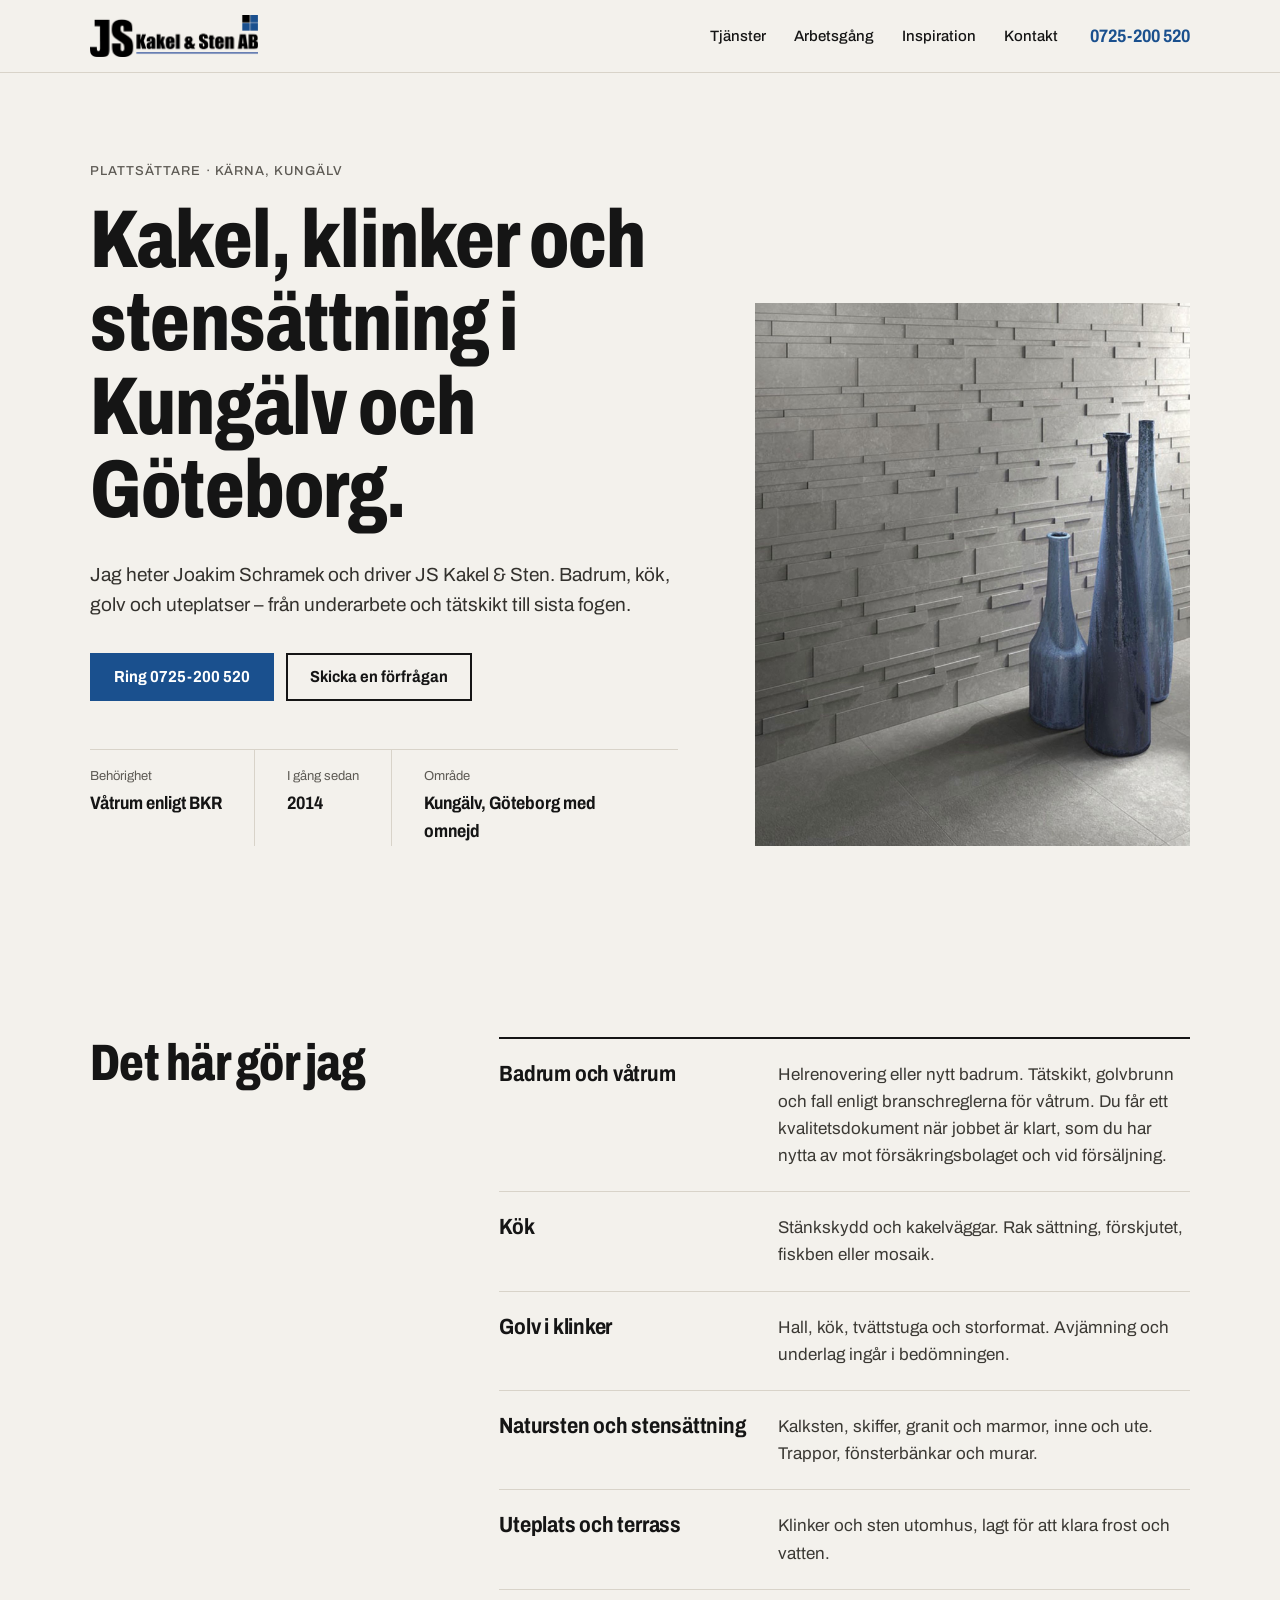
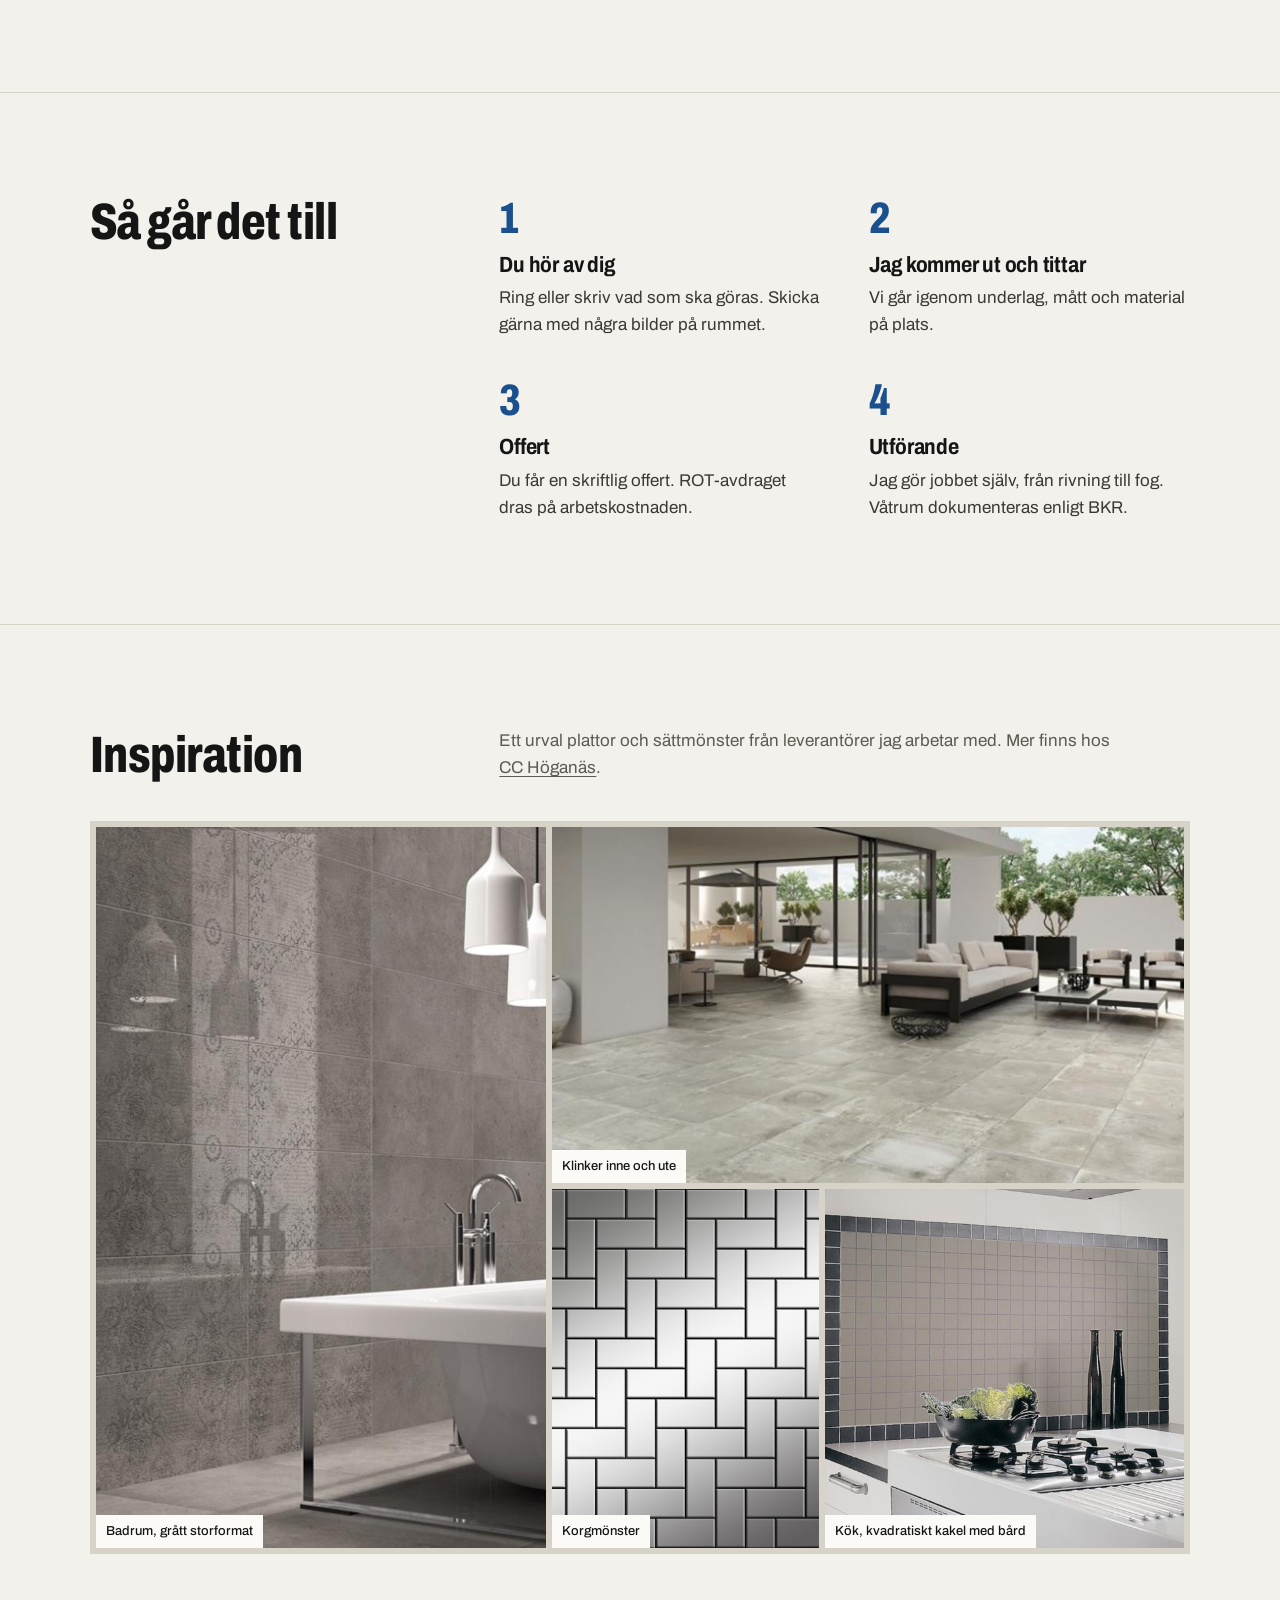
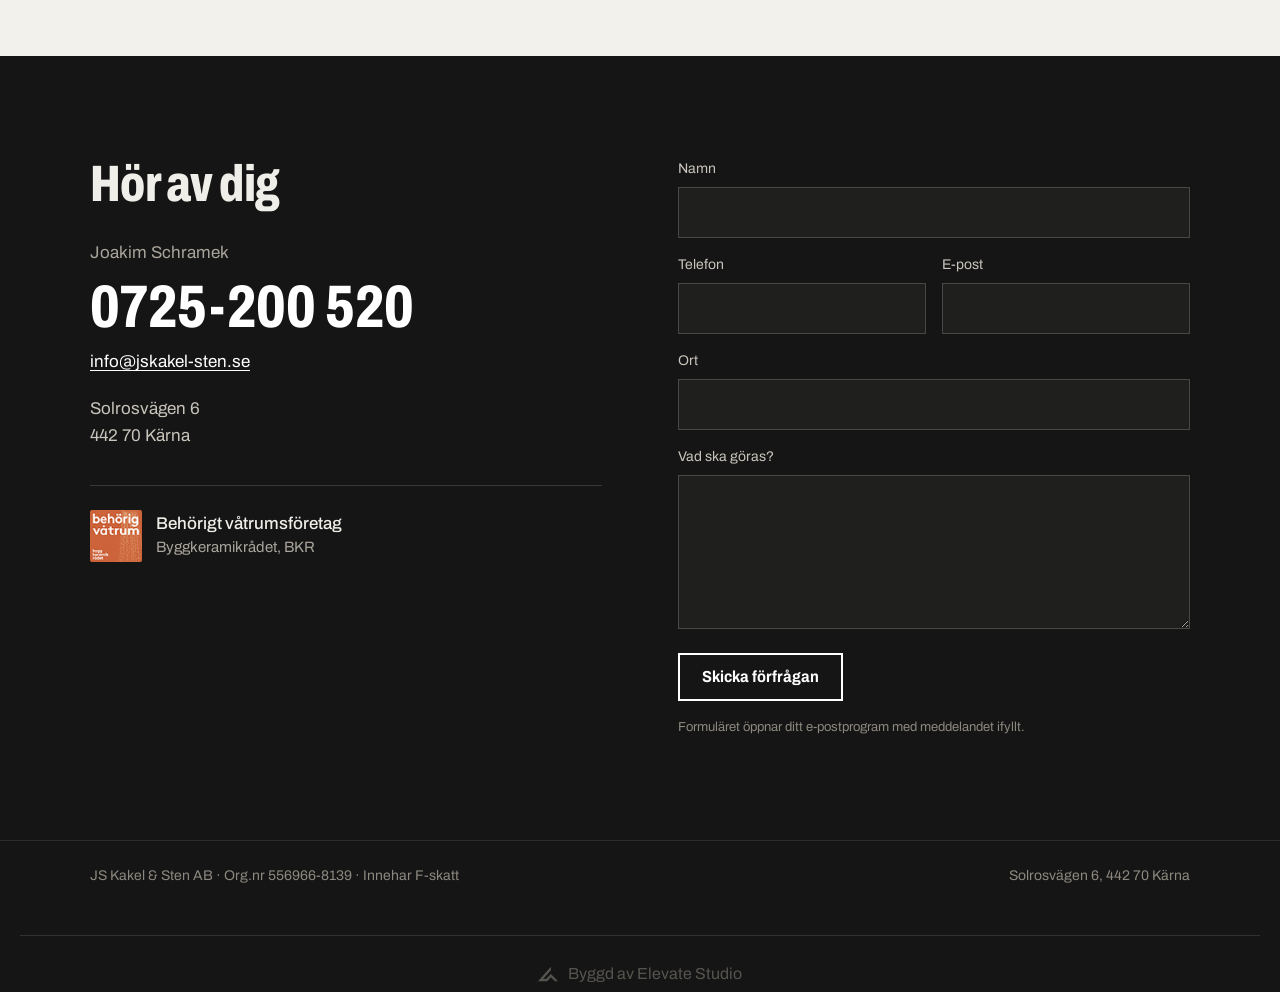
<file: docs/v1/index.html>
<!doctype html>
<html lang="sv">
<head>
  <meta charset="utf-8">
  <meta name="viewport" content="width=device-width, initial-scale=1">
  <title>JS Kakel &amp; Sten AB – plattsättare i Kungälv och Göteborg</title>
  <meta name="description" content="Kakel, klinker och stensättning i Kungälv och Göteborg. Behörig våtrumsföretag enligt BKR. Joakim Schramek, Kärna. Tel 0725-200 520.">
  <link rel="icon" href="img/favicon.svg" type="image/svg+xml">
  <link rel="preconnect" href="https://fonts.googleapis.com">
  <link rel="preconnect" href="https://fonts.gstatic.com" crossorigin>
  <link href="https://fonts.googleapis.com/css2?family=Archivo:wdth,wght@62..125,400;62..125,500;62..125,700;62..125,800&display=swap" rel="stylesheet">
  <link rel="stylesheet" href="styles.css">
</head>
<body>

<header class="top">
  <div class="wrap top__inner">
    <a href="#" class="top__logo" aria-label="JS Kakel &amp; Sten AB, till startsidan">
      <img src="img/logo.png" alt="JS Kakel &amp; Sten AB" width="684" height="171">
    </a>
    <nav class="top__nav" aria-label="Huvudmeny">
      <a href="#tjanster">Tjänster</a>
      <a href="#arbetsgang">Arbetsgång</a>
      <a href="#inspiration">Inspiration</a>
      <a href="#kontakt">Kontakt</a>
    </nav>
    <a class="top__tel" href="tel:+46725200520">0725-200 520</a>
  </div>
</header>

<main>

  <section class="hero">
    <div class="wrap hero__grid">
      <div class="hero__text">
        <p class="label">Plattsättare · Kärna, Kungälv</p>
        <h1>Kakel, klinker och sten&shy;sättning i Kungälv och Göteborg.</h1>
        <p class="lead">Jag heter Joakim Schramek och driver JS Kakel &amp; Sten. Badrum, kök, golv och uteplatser – från underarbete och tätskikt till sista fogen.</p>
        <div class="hero__actions">
          <a class="btn btn--solid" href="tel:+46725200520">Ring 0725-200 520</a>
          <a class="btn" href="#kontakt">Skicka en förfrågan</a>
        </div>
        <dl class="facts">
          <div><dt>Behörighet</dt><dd>Våtrum enligt BKR</dd></div>
          <div><dt>I gång sedan</dt><dd>2014</dd></div>
          <div><dt>Område</dt><dd>Kungälv, Göteborg med omnejd</dd></div>
        </dl>
      </div>
      <figure class="hero__img">
        <img src="img/vagg-relief.jpg" alt="Grå reliefkakel på vägg med blå glasvaser framför" width="1400" height="1867">
      </figure>
    </div>
  </section>

  <section id="tjanster" class="section">
    <div class="wrap split">
      <h2>Det här gör jag</h2>
      <ul class="services">
        <li>
          <h3>Badrum och våtrum</h3>
          <p>Helrenovering eller nytt badrum. Tätskikt, golvbrunn och fall enligt branschreglerna för våtrum. Du får ett kvalitetsdokument när jobbet är klart, som du har nytta av mot försäkringsbolaget och vid försäljning.</p>
        </li>
        <li>
          <h3>Kök</h3>
          <p>Stänkskydd och kakelväggar. Rak sättning, förskjutet, fiskben eller mosaik.</p>
        </li>
        <li>
          <h3>Golv i klinker</h3>
          <p>Hall, kök, tvättstuga och storformat. Avjämning och underlag ingår i bedömningen.</p>
        </li>
        <li>
          <h3>Natursten och stensättning</h3>
          <p>Kalksten, skiffer, granit och marmor, inne och ute. Trappor, fönsterbänkar och murar.</p>
        </li>
        <li>
          <h3>Uteplats och terrass</h3>
          <p>Klinker och sten utomhus, lagt för att klara frost och vatten.</p>
        </li>
      </ul>
    </div>
  </section>

  <section id="arbetsgang" class="section section--line">
    <div class="wrap split">
      <h2>Så går det till</h2>
      <ol class="steps">
        <li>
          <h3>Du hör av dig</h3>
          <p>Ring eller skriv vad som ska göras. Skicka gärna med några bilder på rummet.</p>
        </li>
        <li>
          <h3>Jag kommer ut och tittar</h3>
          <p>Vi går igenom underlag, mått och material på plats.</p>
        </li>
        <li>
          <h3>Offert</h3>
          <p>Du får en skriftlig offert. ROT-avdraget dras på arbetskostnaden.</p>
        </li>
        <li>
          <h3>Utförande</h3>
          <p>Jag gör jobbet själv, från rivning till fog. Våtrum dokumenteras enligt BKR.</p>
        </li>
      </ol>
    </div>
  </section>

  <section id="inspiration" class="section section--line">
    <div class="wrap">
      <div class="split split--head">
        <h2>Inspiration</h2>
        <p class="muted">Ett urval plattor och sättmönster från leverantörer jag arbetar med. Mer finns hos <a href="https://www.cchoganas.se" rel="noopener">CC Höganäs</a>.</p>
      </div>
      <div class="gallery">
        <figure class="g1"><img src="img/badrum-gra.jpg" alt="Badrum med grå storformatskakel och dekorplattor" loading="lazy" width="1100" height="1467"><figcaption>Badrum, grått storformat</figcaption></figure>
        <figure class="g2"><img src="img/terrass-klinker.jpg" alt="Uteplats med ljusgrå klinker som fortsätter in i vardagsrummet" loading="lazy" width="1300" height="920"><figcaption>Klinker inne och ute</figcaption></figure>
        <figure class="g3"><img src="img/fischgrat-metall.jpg" alt="Kakel i korgmönster med blank yta" loading="lazy" width="1200" height="900"><figcaption>Korgmönster</figcaption></figure>
        <figure class="g4"><img src="img/kok-kakel.jpg" alt="Kök med kvadratiskt kakel och mörk bård bakom spisen" loading="lazy" width="1100" height="1306"><figcaption>Kök, kvadratiskt kakel med bård</figcaption></figure>
      </div>
    </div>
  </section>

  <section id="kontakt" class="contact">
    <div class="wrap contact__grid">
      <div>
        <h2>Hör av dig</h2>
        <p class="contact__name">Joakim Schramek</p>
        <p><a class="contact__big" href="tel:+46725200520">0725-200 520</a></p>
        <p><a href="mailto:info@jskakel-sten.se">info@jskakel-sten.se</a></p>
        <p class="contact__addr">Solrosvägen 6<br>442 70 Kärna</p>
        <div class="badge">
          <img src="img/behorig-vatrum.png" alt="" width="64" height="64">
          <p>Behörigt våtrumsföretag<br><span>Byggkeramikrådet, BKR</span></p>
        </div>
      </div>

      <form class="form" id="form" novalidate>
        <label>Namn<input name="namn" autocomplete="name" required></label>
        <div class="form__row">
          <label>Telefon<input name="telefon" type="tel" autocomplete="tel"></label>
          <label>E-post<input name="epost" type="email" autocomplete="email"></label>
        </div>
        <label>Ort<input name="ort" autocomplete="address-level2"></label>
        <label>Vad ska göras?<textarea name="meddelande" rows="5" required></textarea></label>
        <button class="btn btn--light" type="submit">Skicka förfrågan</button>
        <p class="form__note">Formuläret öppnar ditt e-postprogram med meddelandet ifyllt.</p>
      </form>
    </div>
  </section>

</main>

<footer class="foot">
  <div class="wrap foot__inner">
    <p>JS Kakel &amp; Sten AB · Org.nr 556966-8139 · Innehar F-skatt</p>
    <p>Solrosvägen 6, 442 70 Kärna</p>
  </div>
<!-- elevate-credit -->
<style>.elevate-credit{max-width:1240px;margin:24px auto 0;padding:20px 16px 0;border-top:1px solid rgba(128,128,128,.25);display:flex;justify-content:center;box-sizing:border-box}.elevate-credit a{display:inline-flex;align-items:center;gap:10px;padding:8px 0;font:inherit;font-size:15px;line-height:1;color:inherit;opacity:.55;text-decoration:none;transition:opacity .2s}.elevate-credit a:hover,.elevate-credit a:focus-visible{opacity:1}.elevate-credit svg{width:20px;height:20px;flex:none;display:block}@media(min-width:1024px){.elevate-credit a{font-size:16px}}</style>
<div class="elevate-credit"><a href="https://elevatestudio.nu" target="_blank" rel="noopener"><svg viewBox="0 0 1884.3 1353.9" aria-hidden="true"><path d="M0.0 1353.9 L1218.7 0.0 L1218.7 329.1 L479.7 1136.4 L786.7 1132.4 L1215.5 687.4 L1884.3 1349.9 L1590.1 1349.9 L1218.6 994.7 L865.4 1349.9Z" fill="currentColor"/></svg>Byggd av Elevate Studio</a></div>
</footer>

<script>
  document.getElementById('form').addEventListener('submit', function (e) {
    e.preventDefault();
    var f = e.target;
    if (!f.namn.value.trim() || !f.meddelande.value.trim()) {
      f.reportValidity();
      return;
    }
    var body = f.meddelande.value + '\n\n' +
      'Namn: ' + f.namn.value + '\n' +
      'Telefon: ' + f.telefon.value + '\n' +
      'E-post: ' + f.epost.value + '\n' +
      'Ort: ' + f.ort.value;
    location.href = 'mailto:info@jskakel-sten.se' +
      '?subject=' + encodeURIComponent('Förfrågan från ' + f.namn.value) +
      '&body=' + encodeURIComponent(body);
  });
</script>
</body>
</html>
</file>
<file: docs/styles.css>
/* Mix: Bloms blå navbar, duotone-hero och förtroendekort + Ängös typografi, sektioner, gula detaljer och sidfot. */
:root {
  --blue: #1a508e;
  --blue-dark: #123a68;
  --yellow: #ffd400;
  --yellow-2: #f2c600;
  --ink: #1d1d1b;
  --ink-2: #3a3a36;
  --muted: #5c5c57;
  --beige: #f3f3f0;
  --line: #e3e3de;
  --white: #fff;
  --display: "Outfit", "Helvetica Neue", Arial, sans-serif;
  --body: "DM Sans", "Helvetica Neue", Arial, sans-serif;
  --max: 1200px;
  --r: 14px;
  --nav-h: 76px;
}

*, *::before, *::after { box-sizing: border-box; }
html { scroll-behavior: smooth; scroll-padding-top: var(--nav-h); }
@media (prefers-reduced-motion: reduce) { html { scroll-behavior: auto; } }

body {
  margin: 0;
  background: var(--white);
  color: var(--ink);
  font: 17px/1.6 var(--body);
  -webkit-font-smoothing: antialiased;
}

img { display: block; max-width: 100%; height: auto; }
a { color: inherit; }
p { margin: 0; }

h1, h2, h3 {
  margin: 0;
  font-family: var(--display);
  line-height: 1.08;
  letter-spacing: -0.015em;
  text-wrap: balance;
}

h2 { font-size: clamp(1.9rem, 4vw, 2.8rem); font-weight: 700; }
h3 { font-size: 1.2rem; font-weight: 600; }

.in { max-width: var(--max); margin: 0 auto; padding-inline: 20px; }
section { padding-block: clamp(56px, 8vw, 104px); }
.beige { background: var(--beige); }

.lead { font-size: 1.12rem; color: var(--muted); max-width: 60ch; }

.eyebrow,
.kicker {
  display: inline-flex;
  align-items: center;
  gap: 10px;
  margin-bottom: 12px;
  font: 700 12.5px var(--body);
  letter-spacing: 0.14em;
  text-transform: uppercase;
}

.eyebrow::before,
.kicker::before {
  content: "";
  width: 24px;
  height: 4px;
  border-radius: 2px;
  background: var(--yellow);
}

.kicker { color: var(--yellow); }

/* Knappar */

.btns { display: flex; flex-wrap: wrap; gap: 14px; }

.btn {
  display: inline-flex;
  align-items: center;
  justify-content: center;
  gap: 8px;
  padding: 15px 26px;
  border: 1.5px solid transparent;
  border-radius: 999px;
  font: 700 15px var(--body);
  text-decoration: none;
  white-space: nowrap;
  cursor: pointer;
  transition: background 0.15s, transform 0.15s;
}

.btn:hover { transform: translateY(-2px); }
.btn-y { background: var(--yellow); color: var(--ink); }
.btn-y:hover { background: var(--yellow-2); }
.btn-ghost { border-color: rgb(255 255 255 / 0.7); color: var(--white); }
.btn-ghost:hover { background: rgb(255 255 255 / 0.12); }
.btn-dark { background: var(--ink); color: var(--white); }
.btn-dark:hover { background: var(--ink-2); }

.arrow { font-weight: 700; text-decoration: none; display: inline-flex; gap: 6px; }
.arrow::after { content: "→"; transition: transform 0.2s; }
.arrow:hover::after { transform: translateX(4px); }

a:focus-visible,
button:focus-visible,
summary:focus-visible,
input:focus-visible,
textarea:focus-visible { outline: 3px solid var(--yellow); outline-offset: 3px; }

/* Navbar i firmans blå (Bloms) */

.nav {
  position: sticky;
  top: 0;
  z-index: 20;
  background: var(--blue);
  color: var(--white);
}

.nav__in { display: flex; align-items: center; gap: 28px; height: var(--nav-h); }
.nav__logo img { width: 172px; }

.nav__links {
  display: flex;
  gap: 28px;
  margin-left: auto;
  font-weight: 500;
  font-size: 15px;
}

.nav__links a { text-decoration: none; }
.nav__links a:hover { opacity: 0.7; }
.nav__cta { padding: 11px 20px; }

.nav__menu {
  display: none;
  margin-left: 12px;
  padding: 8px 0;
  border: 0;
  background: none;
  color: var(--white);
  font: 700 15px var(--body);
  cursor: pointer;
}

.nav__drop { display: none; }

/* Hero: duotone i blått (Bloms) med Ängös rubrikstil */

.hero {
  position: relative;
  display: flex;
  flex-direction: column;
  justify-content: center;
  gap: 56px;
  min-height: calc(100svh - var(--nav-h));
  padding-block: 72px 48px;
  overflow: hidden;
  color: var(--white);
  text-align: center;
}

.hero__bg {
  position: absolute;
  inset: 0;
  width: 100%;
  height: 100%;
  object-fit: cover;
  filter: grayscale(1) contrast(1.1);
}

.hero__shade {
  position: absolute;
  inset: 0;
  background: linear-gradient(135deg, rgb(26 80 142 / 0.94), rgb(10 28 56 / 0.86));
  mix-blend-mode: multiply;
}

.hero .in { position: relative; width: 100%; }
.hero__in { display: flex; flex-direction: column; align-items: center; gap: 22px; }

.hero h1 {
  font-size: clamp(2.7rem, 6.6vw, 5.6rem);
  font-weight: 800;
  letter-spacing: -0.035em;
  line-height: 1;
}

.hero .hl { color: var(--yellow); }
.hero .lead { color: rgb(255 255 255 / 0.9); }
.hero .btns { justify-content: center; margin-top: 8px; }

.trust {
  display: grid;
  grid-template-columns: repeat(4, 1fr);
  gap: 18px;
  margin: 0;
  padding: 0;
  list-style: none;
  text-align: left;
}

.trust li {
  padding: 20px 22px;
  border-radius: 16px;
  background: var(--white);
  color: var(--ink);
  font-weight: 700;
  font-size: 15px;
  line-height: 1.4;
}

.trust i {
  display: block;
  margin-bottom: 6px;
  font-style: normal;
  font-size: 13px;
  color: var(--blue);
}

/* Tjänster (Ängö) */

.head {
  display: flex;
  justify-content: space-between;
  align-items: flex-end;
  gap: 24px;
  margin-bottom: 36px;
}

.tiles { display: grid; grid-template-columns: repeat(4, 1fr); gap: 20px; }

.tile {
  padding: 12px 12px 22px;
  border-radius: var(--r);
  background: var(--beige);
}

.tile img {
  width: 100%;
  aspect-ratio: 4 / 3;
  object-fit: cover;
  border-radius: 10px;
  margin-bottom: 16px;
}

.tile h3,
.tile p { padding-inline: 8px; }
.tile h3 { margin-bottom: 6px; }
.tile p { font-size: 14.5px; color: var(--muted); }

/* Blått band */

.band { background: var(--blue); color: var(--white); }

.band__in {
  display: grid;
  grid-template-columns: 1fr 1fr;
  gap: clamp(32px, 6vw, 80px);
  align-items: center;
}

.band h2 { font-size: clamp(2rem, 4.4vw, 3.2rem); }
.band__text { font-size: 1.1rem; color: rgb(255 255 255 / 0.88); }
.band__badge { display: flex; align-items: center; gap: 20px; margin-top: 28px; }
.band__badge img { width: 56px; border-radius: 6px; }

/* Om (Ängö) */

.about {
  display: grid;
  grid-template-columns: 0.9fr 1.1fr;
  gap: clamp(36px, 6vw, 80px);
  align-items: center;
}

.about__img { margin: 0 16px 16px 0; }

.about__img img {
  width: 100%;
  aspect-ratio: 4 / 5;
  object-fit: cover;
  border-radius: var(--r);
  box-shadow: 16px 16px 0 var(--yellow);
}

.about h2 { margin-bottom: 18px; }

.facts {
  display: grid;
  grid-template-columns: repeat(3, 1fr);
  margin: 28px 0;
  padding: 22px 0;
  border-block: 1px solid var(--line);
}

.facts dt {
  position: relative;
  display: inline-block;
  padding-bottom: 6px;
  font: 700 2rem/1 var(--display);
}

.facts dt::after {
  content: "";
  position: absolute;
  left: 0;
  bottom: 0;
  width: 28px;
  height: 4px;
  border-radius: 2px;
  background: var(--yellow);
}

.facts dd { margin: 8px 0 0; font-size: 13.5px; color: var(--muted); }

.steps {
  display: grid;
  grid-template-columns: repeat(2, 1fr);
  gap: 12px;
  margin: 0;
  padding: 0;
  list-style: none;
  counter-reset: s;
}

.steps li {
  counter-increment: s;
  padding: 16px 18px;
  border-radius: 12px;
  background: var(--white);
  font-size: 14px;
  color: var(--muted);
}

.steps b {
  display: flex;
  align-items: center;
  gap: 10px;
  margin-bottom: 4px;
  font: 600 1rem var(--display);
  color: var(--ink);
}

.steps b::before {
  content: counter(s);
  display: grid;
  place-items: center;
  width: 24px;
  height: 24px;
  border-radius: 50%;
  background: var(--yellow);
  font-size: 13px;
}

/* FAQ (Ängö) */

.faq { display: grid; grid-template-columns: 1fr 1.3fr; gap: clamp(32px, 6vw, 80px); }
.faq h2 { margin-bottom: 14px; }
.faq .lead a { color: var(--ink); font-weight: 700; }
.faq__list { border-top: 1px solid var(--line); }
.faq details { border-bottom: 1px solid var(--line); }

.faq summary {
  display: flex;
  justify-content: space-between;
  align-items: center;
  gap: 16px;
  padding: 20px 0;
  font: 600 1.05rem var(--display);
  list-style: none;
  cursor: pointer;
}

.faq summary::-webkit-details-marker { display: none; }

.faq summary::after {
  content: "+";
  flex: none;
  display: grid;
  place-items: center;
  width: 26px;
  height: 26px;
  border-radius: 50%;
  background: var(--yellow);
  font: 700 17px/1 var(--body);
}

.faq details[open] summary::after { content: "−"; }
.faq details p { padding: 0 40px 20px 0; color: var(--muted); }

/* Kontakt */

.contact { display: grid; grid-template-columns: 1fr 1.2fr; gap: 24px; }

.contact__card {
  display: flex;
  flex-direction: column;
  align-items: flex-start;
  gap: 6px;
  padding: clamp(28px, 4vw, 48px);
  border-left: 5px solid var(--yellow);
  border-radius: var(--r);
  background: var(--ink);
  color: var(--white);
}

.contact__card h2 { margin-bottom: 22px; }

.contact__tel {
  font: 800 clamp(2.2rem, 4.6vw, 3.4rem)/1.1 var(--display);
  letter-spacing: -0.02em;
  text-decoration: none;
  color: var(--yellow);
}

.contact__addr { margin-top: 14px; color: rgb(255 255 255 / 0.7); }

.form {
  display: grid;
  gap: 14px;
  align-content: start;
  padding: clamp(24px, 4vw, 40px);
  border-radius: var(--r);
  background: var(--white);
}

.form__row { display: grid; grid-template-columns: 1fr 1fr; gap: 14px; }
.form label { display: grid; gap: 6px; font-size: 14px; font-weight: 500; }

.form input,
.form textarea {
  width: 100%;
  padding: 12px 14px;
  border: 1px solid #d5d5cf;
  border-radius: 10px;
  background: var(--white);
  font: inherit;
  font-size: 16px;
}

.form textarea { resize: vertical; }
.form .btn { justify-self: start; margin-top: 4px; }
.form__note { font-size: 13px; color: var(--muted); }

/* Gult CTA-band med varningsränder (Ängö) */

.fcta {
  position: relative;
  padding-block: 52px 44px;
  background: var(--yellow);
}

.fcta::before {
  content: "";
  position: absolute;
  inset: 0 0 auto;
  height: 12px;
  background: repeating-linear-gradient(-45deg, var(--ink) 0 14px, var(--yellow) 14px 28px);
}

.fcta__in {
  display: flex;
  flex-wrap: wrap;
  justify-content: space-between;
  align-items: center;
  gap: 20px;
}

.fcta h2 { font-size: clamp(1.6rem, 3vw, 2.2rem); margin-bottom: 4px; }

/* Sidfot */

.foot {
  padding-top: 64px;
  background: var(--ink);
  color: rgb(255 255 255 / 0.72);
  font-size: 14.5px;
}

.foot__grid {
  display: grid;
  grid-template-columns: 1.4fr 1fr 1fr 1fr;
  gap: 32px;
}

.foot__logo { width: 160px; margin-bottom: 16px; }
.foot h3 { margin-bottom: 12px; font-size: 15px; color: var(--white); }
.foot a { display: block; margin-bottom: 6px; text-decoration: none; }
.foot a:hover { color: var(--yellow); }
.foot__grid p { margin-bottom: 6px; max-width: 30ch; }

.foot__bottom {
  display: flex;
  justify-content: space-between;
  margin-top: 48px;
  padding-block: 22px;
  border-top: 1px solid rgb(255 255 255 / 0.12);
  font-size: 13px;
}

.foot__bottom a { margin: 0; color: var(--yellow); }

/* Responsivt */

@media (max-width: 1000px) {
  .nav__links { display: none; }
  .nav__cta { margin-left: auto; }
  .nav__menu { display: block; }
  .nav.open .nav__drop {
    display: flex;
    flex-direction: column;
    padding: 6px 20px 18px;
    border-top: 1px solid rgb(255 255 255 / 0.15);
    background: var(--blue);
  }
  .nav__drop a { padding: 10px 0; color: var(--white); text-decoration: none; font-weight: 500; }
  .trust,
  .tiles { grid-template-columns: repeat(2, 1fr); }
  .band__in,
  .about,
  .faq,
  .contact { grid-template-columns: 1fr; }
  .about__img img { aspect-ratio: 16 / 10; }
  .foot__grid { grid-template-columns: 1fr 1fr; }
}

@media (max-width: 600px) {
  :root { --nav-h: 64px; }
  body { font-size: 16px; }
  .nav__in { gap: 12px; }
  .nav__logo img { width: 124px; }
  .nav__cta { padding: 9px 14px; font-size: 14px; }
  .hero { min-height: 0; gap: 40px; padding-block: 56px 32px; }
  .trust { gap: 10px; }
  .trust li { padding: 14px 16px; font-size: 14px; }
  .head { flex-direction: column; align-items: flex-start; }
  .tiles { gap: 10px; }
  .tile { padding: 8px 8px 16px; }
  .tile img { margin-bottom: 10px; }
  .tile h3, .tile p { padding-inline: 4px; }
  .tile h3 { font-size: 1rem; }
  .tile p { font-size: 13px; }
  .facts { grid-template-columns: 1fr 1fr 1fr; gap: 8px; }
  .facts dt { font-size: 1.6rem; }
  .steps,
  .form__row,
  .foot__grid { grid-template-columns: 1fr; }
  .band__badge { flex-wrap: wrap; }
}
</file>
<file: site/styles.css>
/* Mix: Bloms blå navbar, duotone-hero och förtroendekort + Ängös typografi, sektioner, gula detaljer och sidfot. */
:root {
  --blue: #1a508e;
  --blue-dark: #123a68;
  --yellow: #ffd400;
  --yellow-2: #f2c600;
  --ink: #1d1d1b;
  --ink-2: #3a3a36;
  --muted: #5c5c57;
  --beige: #f3f3f0;
  --line: #e3e3de;
  --white: #fff;
  --display: "Outfit", "Helvetica Neue", Arial, sans-serif;
  --body: "DM Sans", "Helvetica Neue", Arial, sans-serif;
  --max: 1200px;
  --r: 14px;
  --nav-h: 76px;
}

*, *::before, *::after { box-sizing: border-box; }
html { scroll-behavior: smooth; scroll-padding-top: var(--nav-h); }
@media (prefers-reduced-motion: reduce) { html { scroll-behavior: auto; } }

body {
  margin: 0;
  background: var(--white);
  color: var(--ink);
  font: 17px/1.6 var(--body);
  -webkit-font-smoothing: antialiased;
}

img { display: block; max-width: 100%; height: auto; }
a { color: inherit; }
p { margin: 0; }

h1, h2, h3 {
  margin: 0;
  font-family: var(--display);
  line-height: 1.08;
  letter-spacing: -0.015em;
  text-wrap: balance;
}

h2 { font-size: clamp(1.9rem, 4vw, 2.8rem); font-weight: 700; }
h3 { font-size: 1.2rem; font-weight: 600; }

.in { max-width: var(--max); margin: 0 auto; padding-inline: 20px; }
section { padding-block: clamp(56px, 8vw, 104px); }
.beige { background: var(--beige); }

.lead { font-size: 1.12rem; color: var(--muted); max-width: 60ch; }

.eyebrow,
.kicker {
  display: inline-flex;
  align-items: center;
  gap: 10px;
  margin-bottom: 12px;
  font: 700 12.5px var(--body);
  letter-spacing: 0.14em;
  text-transform: uppercase;
}

.eyebrow::before,
.kicker::before {
  content: "";
  width: 24px;
  height: 4px;
  border-radius: 2px;
  background: var(--yellow);
}

.kicker { color: var(--yellow); }

/* Knappar */

.btns { display: flex; flex-wrap: wrap; gap: 14px; }

.btn {
  display: inline-flex;
  align-items: center;
  justify-content: center;
  gap: 8px;
  padding: 15px 26px;
  border: 1.5px solid transparent;
  border-radius: 999px;
  font: 700 15px var(--body);
  text-decoration: none;
  white-space: nowrap;
  cursor: pointer;
  transition: background 0.15s, transform 0.15s;
}

.btn:hover { transform: translateY(-2px); }
.btn-y { background: var(--yellow); color: var(--ink); }
.btn-y:hover { background: var(--yellow-2); }
.btn-ghost { border-color: rgb(255 255 255 / 0.7); color: var(--white); }
.btn-ghost:hover { background: rgb(255 255 255 / 0.12); }
.btn-dark { background: var(--ink); color: var(--white); }
.btn-dark:hover { background: var(--ink-2); }

.arrow { font-weight: 700; text-decoration: none; display: inline-flex; gap: 6px; }
.arrow::after { content: "→"; transition: transform 0.2s; }
.arrow:hover::after { transform: translateX(4px); }

a:focus-visible,
button:focus-visible,
summary:focus-visible,
input:focus-visible,
textarea:focus-visible { outline: 3px solid var(--yellow); outline-offset: 3px; }

/* Navbar i firmans blå (Bloms) */

.nav {
  position: sticky;
  top: 0;
  z-index: 20;
  background: var(--blue);
  color: var(--white);
}

.nav__in { display: flex; align-items: center; gap: 28px; height: var(--nav-h); }
.nav__logo img { width: 172px; }

.nav__links {
  display: flex;
  gap: 28px;
  margin-left: auto;
  font-weight: 500;
  font-size: 15px;
}

.nav__links a { text-decoration: none; }
.nav__links a:hover { opacity: 0.7; }
.nav__cta { padding: 11px 20px; }

.nav__menu {
  display: none;
  margin-left: 12px;
  padding: 8px 0;
  border: 0;
  background: none;
  color: var(--white);
  font: 700 15px var(--body);
  cursor: pointer;
}

.nav__drop { display: none; }

/* Hero: duotone i blått (Bloms) med Ängös rubrikstil */

.hero {
  position: relative;
  display: flex;
  flex-direction: column;
  justify-content: center;
  gap: 56px;
  min-height: calc(100svh - var(--nav-h));
  padding-block: 72px 48px;
  overflow: hidden;
  color: var(--white);
  text-align: center;
}

.hero__bg {
  position: absolute;
  inset: 0;
  width: 100%;
  height: 100%;
  object-fit: cover;
  filter: grayscale(1) contrast(1.1);
}

.hero__shade {
  position: absolute;
  inset: 0;
  background: linear-gradient(135deg, rgb(26 80 142 / 0.94), rgb(10 28 56 / 0.86));
  mix-blend-mode: multiply;
}

.hero .in { position: relative; width: 100%; }
.hero__in { display: flex; flex-direction: column; align-items: center; gap: 22px; }

.hero h1 {
  font-size: clamp(2.7rem, 6.6vw, 5.6rem);
  font-weight: 800;
  letter-spacing: -0.035em;
  line-height: 1;
}

.hero .hl { color: var(--yellow); }
.hero .lead { color: rgb(255 255 255 / 0.9); }
.hero .btns { justify-content: center; margin-top: 8px; }

.trust {
  display: grid;
  grid-template-columns: repeat(4, 1fr);
  gap: 18px;
  margin: 0;
  padding: 0;
  list-style: none;
  text-align: left;
}

.trust li {
  padding: 20px 22px;
  border-radius: 16px;
  background: var(--white);
  color: var(--ink);
  font-weight: 700;
  font-size: 15px;
  line-height: 1.4;
}

.trust i {
  display: block;
  margin-bottom: 6px;
  font-style: normal;
  font-size: 13px;
  color: var(--blue);
}

/* Tjänster (Ängö) */

.head {
  display: flex;
  justify-content: space-between;
  align-items: flex-end;
  gap: 24px;
  margin-bottom: 36px;
}

.tiles { display: grid; grid-template-columns: repeat(4, 1fr); gap: 20px; }

.tile {
  padding: 12px 12px 22px;
  border-radius: var(--r);
  background: var(--beige);
}

.tile img {
  width: 100%;
  aspect-ratio: 4 / 3;
  object-fit: cover;
  border-radius: 10px;
  margin-bottom: 16px;
}

.tile h3,
.tile p { padding-inline: 8px; }
.tile h3 { margin-bottom: 6px; }
.tile p { font-size: 14.5px; color: var(--muted); }

/* Blått band */

.band { background: var(--blue); color: var(--white); }

.band__in {
  display: grid;
  grid-template-columns: 1fr 1fr;
  gap: clamp(32px, 6vw, 80px);
  align-items: center;
}

.band h2 { font-size: clamp(2rem, 4.4vw, 3.2rem); }
.band__text { font-size: 1.1rem; color: rgb(255 255 255 / 0.88); }
.band__badge { display: flex; align-items: center; gap: 20px; margin-top: 28px; }
.band__badge img { width: 56px; border-radius: 6px; }

/* Om (Ängö) */

.about {
  display: grid;
  grid-template-columns: 0.9fr 1.1fr;
  gap: clamp(36px, 6vw, 80px);
  align-items: center;
}

.about__img { margin: 0 16px 16px 0; }

.about__img img {
  width: 100%;
  aspect-ratio: 4 / 5;
  object-fit: cover;
  border-radius: var(--r);
  box-shadow: 16px 16px 0 var(--yellow);
}

.about h2 { margin-bottom: 18px; }

.facts {
  display: grid;
  grid-template-columns: repeat(3, 1fr);
  margin: 28px 0;
  padding: 22px 0;
  border-block: 1px solid var(--line);
}

.facts dt {
  position: relative;
  display: inline-block;
  padding-bottom: 6px;
  font: 700 2rem/1 var(--display);
}

.facts dt::after {
  content: "";
  position: absolute;
  left: 0;
  bottom: 0;
  width: 28px;
  height: 4px;
  border-radius: 2px;
  background: var(--yellow);
}

.facts dd { margin: 8px 0 0; font-size: 13.5px; color: var(--muted); }

.steps {
  display: grid;
  grid-template-columns: repeat(2, 1fr);
  gap: 12px;
  margin: 0;
  padding: 0;
  list-style: none;
  counter-reset: s;
}

.steps li {
  counter-increment: s;
  padding: 16px 18px;
  border-radius: 12px;
  background: var(--white);
  font-size: 14px;
  color: var(--muted);
}

.steps b {
  display: flex;
  align-items: center;
  gap: 10px;
  margin-bottom: 4px;
  font: 600 1rem var(--display);
  color: var(--ink);
}

.steps b::before {
  content: counter(s);
  display: grid;
  place-items: center;
  width: 24px;
  height: 24px;
  border-radius: 50%;
  background: var(--yellow);
  font-size: 13px;
}

/* FAQ (Ängö) */

.faq { display: grid; grid-template-columns: 1fr 1.3fr; gap: clamp(32px, 6vw, 80px); }
.faq h2 { margin-bottom: 14px; }
.faq .lead a { color: var(--ink); font-weight: 700; }
.faq__list { border-top: 1px solid var(--line); }
.faq details { border-bottom: 1px solid var(--line); }

.faq summary {
  display: flex;
  justify-content: space-between;
  align-items: center;
  gap: 16px;
  padding: 20px 0;
  font: 600 1.05rem var(--display);
  list-style: none;
  cursor: pointer;
}

.faq summary::-webkit-details-marker { display: none; }

.faq summary::after {
  content: "+";
  flex: none;
  display: grid;
  place-items: center;
  width: 26px;
  height: 26px;
  border-radius: 50%;
  background: var(--yellow);
  font: 700 17px/1 var(--body);
}

.faq details[open] summary::after { content: "−"; }
.faq details p { padding: 0 40px 20px 0; color: var(--muted); }

/* Kontakt */

.contact { display: grid; grid-template-columns: 1fr 1.2fr; gap: 24px; }

.contact__card {
  display: flex;
  flex-direction: column;
  align-items: flex-start;
  gap: 6px;
  padding: clamp(28px, 4vw, 48px);
  border-left: 5px solid var(--yellow);
  border-radius: var(--r);
  background: var(--ink);
  color: var(--white);
}

.contact__card h2 { margin-bottom: 22px; }

.contact__tel {
  font: 800 clamp(2.2rem, 4.6vw, 3.4rem)/1.1 var(--display);
  letter-spacing: -0.02em;
  text-decoration: none;
  color: var(--yellow);
}

.contact__addr { margin-top: 14px; color: rgb(255 255 255 / 0.7); }

.form {
  display: grid;
  gap: 14px;
  align-content: start;
  padding: clamp(24px, 4vw, 40px);
  border-radius: var(--r);
  background: var(--white);
}

.form__row { display: grid; grid-template-columns: 1fr 1fr; gap: 14px; }
.form label { display: grid; gap: 6px; font-size: 14px; font-weight: 500; }

.form input,
.form textarea {
  width: 100%;
  padding: 12px 14px;
  border: 1px solid #d5d5cf;
  border-radius: 10px;
  background: var(--white);
  font: inherit;
  font-size: 16px;
}

.form textarea { resize: vertical; }
.form .btn { justify-self: start; margin-top: 4px; }
.form__note { font-size: 13px; color: var(--muted); }

/* Gult CTA-band med varningsränder (Ängö) */

.fcta {
  position: relative;
  padding-block: 52px 44px;
  background: var(--yellow);
}

.fcta::before {
  content: "";
  position: absolute;
  inset: 0 0 auto;
  height: 12px;
  background: repeating-linear-gradient(-45deg, var(--ink) 0 14px, var(--yellow) 14px 28px);
}

.fcta__in {
  display: flex;
  flex-wrap: wrap;
  justify-content: space-between;
  align-items: center;
  gap: 20px;
}

.fcta h2 { font-size: clamp(1.6rem, 3vw, 2.2rem); margin-bottom: 4px; }

/* Sidfot */

.foot {
  padding-top: 64px;
  background: var(--ink);
  color: rgb(255 255 255 / 0.72);
  font-size: 14.5px;
}

.foot__grid {
  display: grid;
  grid-template-columns: 1.4fr 1fr 1fr 1fr;
  gap: 32px;
}

.foot__logo { width: 160px; margin-bottom: 16px; }
.foot h3 { margin-bottom: 12px; font-size: 15px; color: var(--white); }
.foot a { display: block; margin-bottom: 6px; text-decoration: none; }
.foot a:hover { color: var(--yellow); }
.foot__grid p { margin-bottom: 6px; max-width: 30ch; }

.foot__bottom {
  display: flex;
  justify-content: space-between;
  margin-top: 48px;
  padding-block: 22px;
  border-top: 1px solid rgb(255 255 255 / 0.12);
  font-size: 13px;
}

.foot__bottom a { margin: 0; color: var(--yellow); }

/* Responsivt */

@media (max-width: 1000px) {
  .nav__links { display: none; }
  .nav__cta { margin-left: auto; }
  .nav__menu { display: block; }
  .nav.open .nav__drop {
    display: flex;
    flex-direction: column;
    padding: 6px 20px 18px;
    border-top: 1px solid rgb(255 255 255 / 0.15);
    background: var(--blue);
  }
  .nav__drop a { padding: 10px 0; color: var(--white); text-decoration: none; font-weight: 500; }
  .trust,
  .tiles { grid-template-columns: repeat(2, 1fr); }
  .band__in,
  .about,
  .faq,
  .contact { grid-template-columns: 1fr; }
  .about__img img { aspect-ratio: 16 / 10; }
  .foot__grid { grid-template-columns: 1fr 1fr; }
}

@media (max-width: 600px) {
  :root { --nav-h: 64px; }
  body { font-size: 16px; }
  .nav__in { gap: 12px; }
  .nav__logo img { width: 124px; }
  .nav__cta { padding: 9px 14px; font-size: 14px; }
  .hero { min-height: 0; gap: 40px; padding-block: 56px 32px; }
  .trust { gap: 10px; }
  .trust li { padding: 14px 16px; font-size: 14px; }
  .head { flex-direction: column; align-items: flex-start; }
  .tiles { gap: 10px; }
  .tile { padding: 8px 8px 16px; }
  .tile img { margin-bottom: 10px; }
  .tile h3, .tile p { padding-inline: 4px; }
  .tile h3 { font-size: 1rem; }
  .tile p { font-size: 13px; }
  .facts { grid-template-columns: 1fr 1fr 1fr; gap: 8px; }
  .facts dt { font-size: 1.6rem; }
  .steps,
  .form__row,
  .foot__grid { grid-template-columns: 1fr; }
  .band__badge { flex-wrap: wrap; }
}
</file>
<file: design/v1-ren/styles.css>
:root {
  --bg: #f3f1ec;
  --paper: #fbfaf7;
  --ink: #151515;
  --muted: #5d5a54;
  --line: #d8d3c9;
  --blue: #1a508e;
  --blue-dark: #123a68;
  --wrap: 1180px;
  --gut: clamp(16px, 4vw, 40px);
  --font: "Archivo", system-ui, sans-serif;
}

*,
*::before,
*::after { box-sizing: border-box; }

html { scroll-behavior: smooth; scroll-padding-top: 80px; }

body {
  margin: 0;
  background: var(--bg);
  color: var(--ink);
  font: 400 17px/1.6 var(--font);
  -webkit-font-smoothing: antialiased;
}

img { display: block; max-width: 100%; height: auto; }

a { color: inherit; text-underline-offset: 3px; }

h1, h2, h3 {
  margin: 0;
  font-weight: 800;
  font-stretch: 75%;
  line-height: 1.02;
  letter-spacing: -0.01em;
}

h1 { font-size: clamp(42px, 6.4vw, 84px); }
h2 { font-size: clamp(32px, 4vw, 52px); }
h3 { font-size: 22px; font-stretch: 85%; font-weight: 700; line-height: 1.2; }

p { margin: 0; }

.wrap {
  max-width: var(--wrap);
  margin: 0 auto;
  padding: 0 var(--gut);
}

.label {
  font-size: 13px;
  font-weight: 500;
  letter-spacing: 0.08em;
  text-transform: uppercase;
  color: var(--muted);
}

.muted { color: var(--muted); }

/* Header */

.top {
  position: sticky;
  top: 0;
  z-index: 10;
  background: var(--bg);
  border-bottom: 1px solid var(--line);
}

.top__inner {
  display: flex;
  align-items: center;
  gap: 32px;
  height: 72px;
}

.top__logo img { width: 168px; }

.top__nav {
  display: flex;
  gap: 28px;
  margin-left: auto;
  font-size: 15px;
  font-weight: 500;
}

.top__nav a { text-decoration: none; }
.top__nav a:hover { text-decoration: underline; }

.top__tel {
  font-weight: 700;
  font-stretch: 85%;
  font-size: 18px;
  text-decoration: none;
  color: var(--blue);
}

/* Buttons */

.btn {
  display: inline-block;
  padding: 14px 22px;
  border: 2px solid var(--ink);
  font: 700 16px/1 var(--font);
  font-stretch: 90%;
  text-decoration: none;
  cursor: pointer;
  background: transparent;
  color: var(--ink);
}

.btn:hover { background: var(--ink); color: var(--bg); }

.btn--solid { background: var(--blue); border-color: var(--blue); color: #fff; }
.btn--solid:hover { background: var(--blue-dark); border-color: var(--blue-dark); }

.btn--light { border-color: #fff; color: #fff; }
.btn--light:hover { background: #fff; color: var(--ink); }

/* Hero */

.hero { padding: clamp(40px, 7vw, 88px) 0; }

.hero__grid {
  display: grid;
  grid-template-columns: 1.15fr 0.85fr;
  gap: clamp(32px, 6vw, 80px);
  align-items: end;
}

.hero__text h1 { margin: 16px 0 28px; }

.lead {
  max-width: 34em;
  font-size: 19px;
  color: #33312d;
}

.hero__actions {
  display: flex;
  flex-wrap: wrap;
  gap: 12px;
  margin: 32px 0 48px;
}

.facts {
  display: grid;
  grid-template-columns: repeat(3, auto);
  justify-content: start;
  gap: 0;
  margin: 0;
  border-top: 1px solid var(--line);
}

.facts div {
  padding: 16px 32px 0 0;
  margin-right: 32px;
  border-right: 1px solid var(--line);
}

.facts div:last-child { border-right: 0; margin-right: 0; }

.facts dt { font-size: 13px; color: var(--muted); }
.facts dd { margin: 2px 0 0; font-weight: 700; font-stretch: 85%; font-size: 18px; }

.hero__img { margin: 0; }
.hero__img img { aspect-ratio: 4 / 5; object-fit: cover; width: 100%; }

/* Sections */

.section { padding: clamp(56px, 8vw, 104px) 0; }
.section--line { border-top: 1px solid var(--line); }

.split {
  display: grid;
  grid-template-columns: 1fr 2fr;
  gap: clamp(24px, 5vw, 64px);
}

.split--head { align-items: end; margin-bottom: 40px; }
.split--head p { max-width: 36em; }

/* Services */

.services {
  list-style: none;
  margin: 0;
  padding: 0;
  border-top: 2px solid var(--ink);
}

.services li {
  display: grid;
  grid-template-columns: 15em 1fr;
  gap: 24px;
  padding: 22px 0;
  border-bottom: 1px solid var(--line);
}

.services p { color: #3b3934; }

/* Steps */

.steps {
  list-style: none;
  counter-reset: step;
  margin: 0;
  padding: 0;
  display: grid;
  grid-template-columns: repeat(2, 1fr);
  gap: 40px 48px;
}

.steps li { counter-increment: step; }

.steps li::before {
  content: counter(step);
  display: block;
  margin-bottom: 12px;
  font-weight: 800;
  font-stretch: 75%;
  font-size: 44px;
  line-height: 1;
  color: var(--blue);
}

.steps h3 { margin-bottom: 6px; }
.steps p { color: #3b3934; }

/* Gallery: fogar mellan bilderna som i ett plattsatt fält */

.gallery {
  display: grid;
  grid-template-columns: repeat(12, 1fr);
  gap: 6px;
  background: var(--line);
  padding: 6px;
}

.gallery figure { margin: 0; position: relative; background: var(--paper); }
.gallery img { position: absolute; inset: 0; width: 100%; height: 100%; object-fit: cover; }

.gallery figcaption {
  position: absolute;
  z-index: 1;
  left: 0;
  bottom: 0;
  padding: 6px 10px;
  background: var(--paper);
  font-size: 13px;
  font-weight: 500;
}

.g1 { grid-column: span 5; grid-row: span 2; }
.g2 { grid-column: span 7; aspect-ratio: 16 / 9; }
.g3 { grid-column: span 3; }
.g4 { grid-column: span 4; aspect-ratio: 1; }

/* Contact */

.contact {
  background: var(--ink);
  color: #f0eee9;
  padding: clamp(56px, 8vw, 104px) 0;
}

.contact a { color: #fff; }

.contact__grid {
  display: grid;
  grid-template-columns: 1fr 1fr;
  gap: clamp(40px, 6vw, 96px);
}

.contact h2 { margin-bottom: 28px; }
.contact__grid > div > p { margin-bottom: 8px; }
.contact__name { color: #a9a59c; }

.contact__big {
  font-weight: 800;
  font-stretch: 75%;
  font-size: clamp(40px, 5vw, 60px);
  line-height: 1.1;
  text-decoration: none;
}

.contact__addr { margin-top: 20px; color: #c9c5bc; }

.badge {
  display: flex;
  align-items: center;
  gap: 14px;
  margin-top: 36px;
  padding-top: 24px;
  border-top: 1px solid #3a3936;
  font-weight: 500;
  line-height: 1.35;
}

.badge span { color: #a9a59c; font-weight: 400; font-size: 15px; }
.badge img { width: 52px; }

.form { display: grid; gap: 16px; align-content: start; }
.form__row { display: grid; grid-template-columns: 1fr 1fr; gap: 16px; }

.form label {
  display: grid;
  gap: 6px;
  font-size: 14px;
  color: #c9c5bc;
}

.form input,
.form textarea {
  width: 100%;
  padding: 12px 14px;
  border: 1px solid #4a4844;
  border-radius: 0;
  background: #1f1f1e;
  color: #fff;
  font: inherit;
  font-size: 16px;
}

.form input:focus,
.form textarea:focus {
  outline: 2px solid #fff;
  outline-offset: -1px;
  border-color: #fff;
}

.form textarea { resize: vertical; }
.form .btn { justify-self: start; margin-top: 8px; }
.form__note { font-size: 13px; color: #8c887f; }

/* Footer */

.foot {
  background: var(--ink);
  color: #8c887f;
  font-size: 14px;
  border-top: 1px solid #2d2c2a;
}

.foot__inner {
  display: flex;
  flex-wrap: wrap;
  justify-content: space-between;
  gap: 8px 24px;
  padding-top: 24px;
  padding-bottom: 24px;
}

/* Responsive */

@media (max-width: 960px) {
  .top__nav { display: none; }
  .top__tel { margin-left: auto; }
  .hero__grid,
  .split,
  .contact__grid { grid-template-columns: 1fr; }
  .hero__img { order: -1; }
  .hero__img img { aspect-ratio: 16 / 10; }
  .services li { grid-template-columns: 1fr; gap: 6px; }
}

@media (max-width: 600px) {
  body { font-size: 16px; }
  .top__inner { height: 60px; }
  .top__logo img { width: 132px; }
  .top__tel { font-size: 16px; }
  .facts { grid-template-columns: 1fr; }
  .facts div { border-right: 0; margin-right: 0; padding: 12px 0; border-bottom: 1px solid var(--line); }
  .steps { grid-template-columns: 1fr; gap: 28px; }
  .gallery { grid-template-columns: 1fr 1fr; }
  .g1, .g2 { grid-column: span 2; grid-row: auto; }
  .g1 { aspect-ratio: 4 / 3; }
  .g3, .g4 { grid-column: span 1; aspect-ratio: 1; }
  .form__row { grid-template-columns: 1fr; }
}
</file>
<file: docs/v1/styles.css>
:root {
  --bg: #f3f1ec;
  --paper: #fbfaf7;
  --ink: #151515;
  --muted: #5d5a54;
  --line: #d8d3c9;
  --blue: #1a508e;
  --blue-dark: #123a68;
  --wrap: 1180px;
  --gut: clamp(16px, 4vw, 40px);
  --font: "Archivo", system-ui, sans-serif;
}

*,
*::before,
*::after { box-sizing: border-box; }

html { scroll-behavior: smooth; scroll-padding-top: 80px; }

body {
  margin: 0;
  background: var(--bg);
  color: var(--ink);
  font: 400 17px/1.6 var(--font);
  -webkit-font-smoothing: antialiased;
}

img { display: block; max-width: 100%; height: auto; }

a { color: inherit; text-underline-offset: 3px; }

h1, h2, h3 {
  margin: 0;
  font-weight: 800;
  font-stretch: 75%;
  line-height: 1.02;
  letter-spacing: -0.01em;
}

h1 { font-size: clamp(42px, 6.4vw, 84px); }
h2 { font-size: clamp(32px, 4vw, 52px); }
h3 { font-size: 22px; font-stretch: 85%; font-weight: 700; line-height: 1.2; }

p { margin: 0; }

.wrap {
  max-width: var(--wrap);
  margin: 0 auto;
  padding: 0 var(--gut);
}

.label {
  font-size: 13px;
  font-weight: 500;
  letter-spacing: 0.08em;
  text-transform: uppercase;
  color: var(--muted);
}

.muted { color: var(--muted); }

/* Header */

.top {
  position: sticky;
  top: 0;
  z-index: 10;
  background: var(--bg);
  border-bottom: 1px solid var(--line);
}

.top__inner {
  display: flex;
  align-items: center;
  gap: 32px;
  height: 72px;
}

.top__logo img { width: 168px; }

.top__nav {
  display: flex;
  gap: 28px;
  margin-left: auto;
  font-size: 15px;
  font-weight: 500;
}

.top__nav a { text-decoration: none; }
.top__nav a:hover { text-decoration: underline; }

.top__tel {
  font-weight: 700;
  font-stretch: 85%;
  font-size: 18px;
  text-decoration: none;
  color: var(--blue);
}

/* Buttons */

.btn {
  display: inline-block;
  padding: 14px 22px;
  border: 2px solid var(--ink);
  font: 700 16px/1 var(--font);
  font-stretch: 90%;
  text-decoration: none;
  cursor: pointer;
  background: transparent;
  color: var(--ink);
}

.btn:hover { background: var(--ink); color: var(--bg); }

.btn--solid { background: var(--blue); border-color: var(--blue); color: #fff; }
.btn--solid:hover { background: var(--blue-dark); border-color: var(--blue-dark); }

.btn--light { border-color: #fff; color: #fff; }
.btn--light:hover { background: #fff; color: var(--ink); }

/* Hero */

.hero { padding: clamp(40px, 7vw, 88px) 0; }

.hero__grid {
  display: grid;
  grid-template-columns: 1.15fr 0.85fr;
  gap: clamp(32px, 6vw, 80px);
  align-items: end;
}

.hero__text h1 { margin: 16px 0 28px; }

.lead {
  max-width: 34em;
  font-size: 19px;
  color: #33312d;
}

.hero__actions {
  display: flex;
  flex-wrap: wrap;
  gap: 12px;
  margin: 32px 0 48px;
}

.facts {
  display: grid;
  grid-template-columns: repeat(3, auto);
  justify-content: start;
  gap: 0;
  margin: 0;
  border-top: 1px solid var(--line);
}

.facts div {
  padding: 16px 32px 0 0;
  margin-right: 32px;
  border-right: 1px solid var(--line);
}

.facts div:last-child { border-right: 0; margin-right: 0; }

.facts dt { font-size: 13px; color: var(--muted); }
.facts dd { margin: 2px 0 0; font-weight: 700; font-stretch: 85%; font-size: 18px; }

.hero__img { margin: 0; }
.hero__img img { aspect-ratio: 4 / 5; object-fit: cover; width: 100%; }

/* Sections */

.section { padding: clamp(56px, 8vw, 104px) 0; }
.section--line { border-top: 1px solid var(--line); }

.split {
  display: grid;
  grid-template-columns: 1fr 2fr;
  gap: clamp(24px, 5vw, 64px);
}

.split--head { align-items: end; margin-bottom: 40px; }
.split--head p { max-width: 36em; }

/* Services */

.services {
  list-style: none;
  margin: 0;
  padding: 0;
  border-top: 2px solid var(--ink);
}

.services li {
  display: grid;
  grid-template-columns: 15em 1fr;
  gap: 24px;
  padding: 22px 0;
  border-bottom: 1px solid var(--line);
}

.services p { color: #3b3934; }

/* Steps */

.steps {
  list-style: none;
  counter-reset: step;
  margin: 0;
  padding: 0;
  display: grid;
  grid-template-columns: repeat(2, 1fr);
  gap: 40px 48px;
}

.steps li { counter-increment: step; }

.steps li::before {
  content: counter(step);
  display: block;
  margin-bottom: 12px;
  font-weight: 800;
  font-stretch: 75%;
  font-size: 44px;
  line-height: 1;
  color: var(--blue);
}

.steps h3 { margin-bottom: 6px; }
.steps p { color: #3b3934; }

/* Gallery: fogar mellan bilderna som i ett plattsatt fält */

.gallery {
  display: grid;
  grid-template-columns: repeat(12, 1fr);
  gap: 6px;
  background: var(--line);
  padding: 6px;
}

.gallery figure { margin: 0; position: relative; background: var(--paper); }
.gallery img { position: absolute; inset: 0; width: 100%; height: 100%; object-fit: cover; }

.gallery figcaption {
  position: absolute;
  z-index: 1;
  left: 0;
  bottom: 0;
  padding: 6px 10px;
  background: var(--paper);
  font-size: 13px;
  font-weight: 500;
}

.g1 { grid-column: span 5; grid-row: span 2; }
.g2 { grid-column: span 7; aspect-ratio: 16 / 9; }
.g3 { grid-column: span 3; }
.g4 { grid-column: span 4; aspect-ratio: 1; }

/* Contact */

.contact {
  background: var(--ink);
  color: #f0eee9;
  padding: clamp(56px, 8vw, 104px) 0;
}

.contact a { color: #fff; }

.contact__grid {
  display: grid;
  grid-template-columns: 1fr 1fr;
  gap: clamp(40px, 6vw, 96px);
}

.contact h2 { margin-bottom: 28px; }
.contact__grid > div > p { margin-bottom: 8px; }
.contact__name { color: #a9a59c; }

.contact__big {
  font-weight: 800;
  font-stretch: 75%;
  font-size: clamp(40px, 5vw, 60px);
  line-height: 1.1;
  text-decoration: none;
}

.contact__addr { margin-top: 20px; color: #c9c5bc; }

.badge {
  display: flex;
  align-items: center;
  gap: 14px;
  margin-top: 36px;
  padding-top: 24px;
  border-top: 1px solid #3a3936;
  font-weight: 500;
  line-height: 1.35;
}

.badge span { color: #a9a59c; font-weight: 400; font-size: 15px; }
.badge img { width: 52px; }

.form { display: grid; gap: 16px; align-content: start; }
.form__row { display: grid; grid-template-columns: 1fr 1fr; gap: 16px; }

.form label {
  display: grid;
  gap: 6px;
  font-size: 14px;
  color: #c9c5bc;
}

.form input,
.form textarea {
  width: 100%;
  padding: 12px 14px;
  border: 1px solid #4a4844;
  border-radius: 0;
  background: #1f1f1e;
  color: #fff;
  font: inherit;
  font-size: 16px;
}

.form input:focus,
.form textarea:focus {
  outline: 2px solid #fff;
  outline-offset: -1px;
  border-color: #fff;
}

.form textarea { resize: vertical; }
.form .btn { justify-self: start; margin-top: 8px; }
.form__note { font-size: 13px; color: #8c887f; }

/* Footer */

.foot {
  background: var(--ink);
  color: #8c887f;
  font-size: 14px;
  border-top: 1px solid #2d2c2a;
}

.foot__inner {
  display: flex;
  flex-wrap: wrap;
  justify-content: space-between;
  gap: 8px 24px;
  padding-top: 24px;
  padding-bottom: 24px;
}

/* Responsive */

@media (max-width: 960px) {
  .top__nav { display: none; }
  .top__tel { margin-left: auto; }
  .hero__grid,
  .split,
  .contact__grid { grid-template-columns: 1fr; }
  .hero__img { order: -1; }
  .hero__img img { aspect-ratio: 16 / 10; }
  .services li { grid-template-columns: 1fr; gap: 6px; }
}

@media (max-width: 600px) {
  body { font-size: 16px; }
  .top__inner { height: 60px; }
  .top__logo img { width: 132px; }
  .top__tel { font-size: 16px; }
  .facts { grid-template-columns: 1fr; }
  .facts div { border-right: 0; margin-right: 0; padding: 12px 0; border-bottom: 1px solid var(--line); }
  .steps { grid-template-columns: 1fr; gap: 28px; }
  .gallery { grid-template-columns: 1fr 1fr; }
  .g1, .g2 { grid-column: span 2; grid-row: auto; }
  .g1 { aspect-ratio: 4 / 3; }
  .g3, .g4 { grid-column: span 1; aspect-ratio: 1; }
  .form__row { grid-template-columns: 1fr; }
}
</file>
